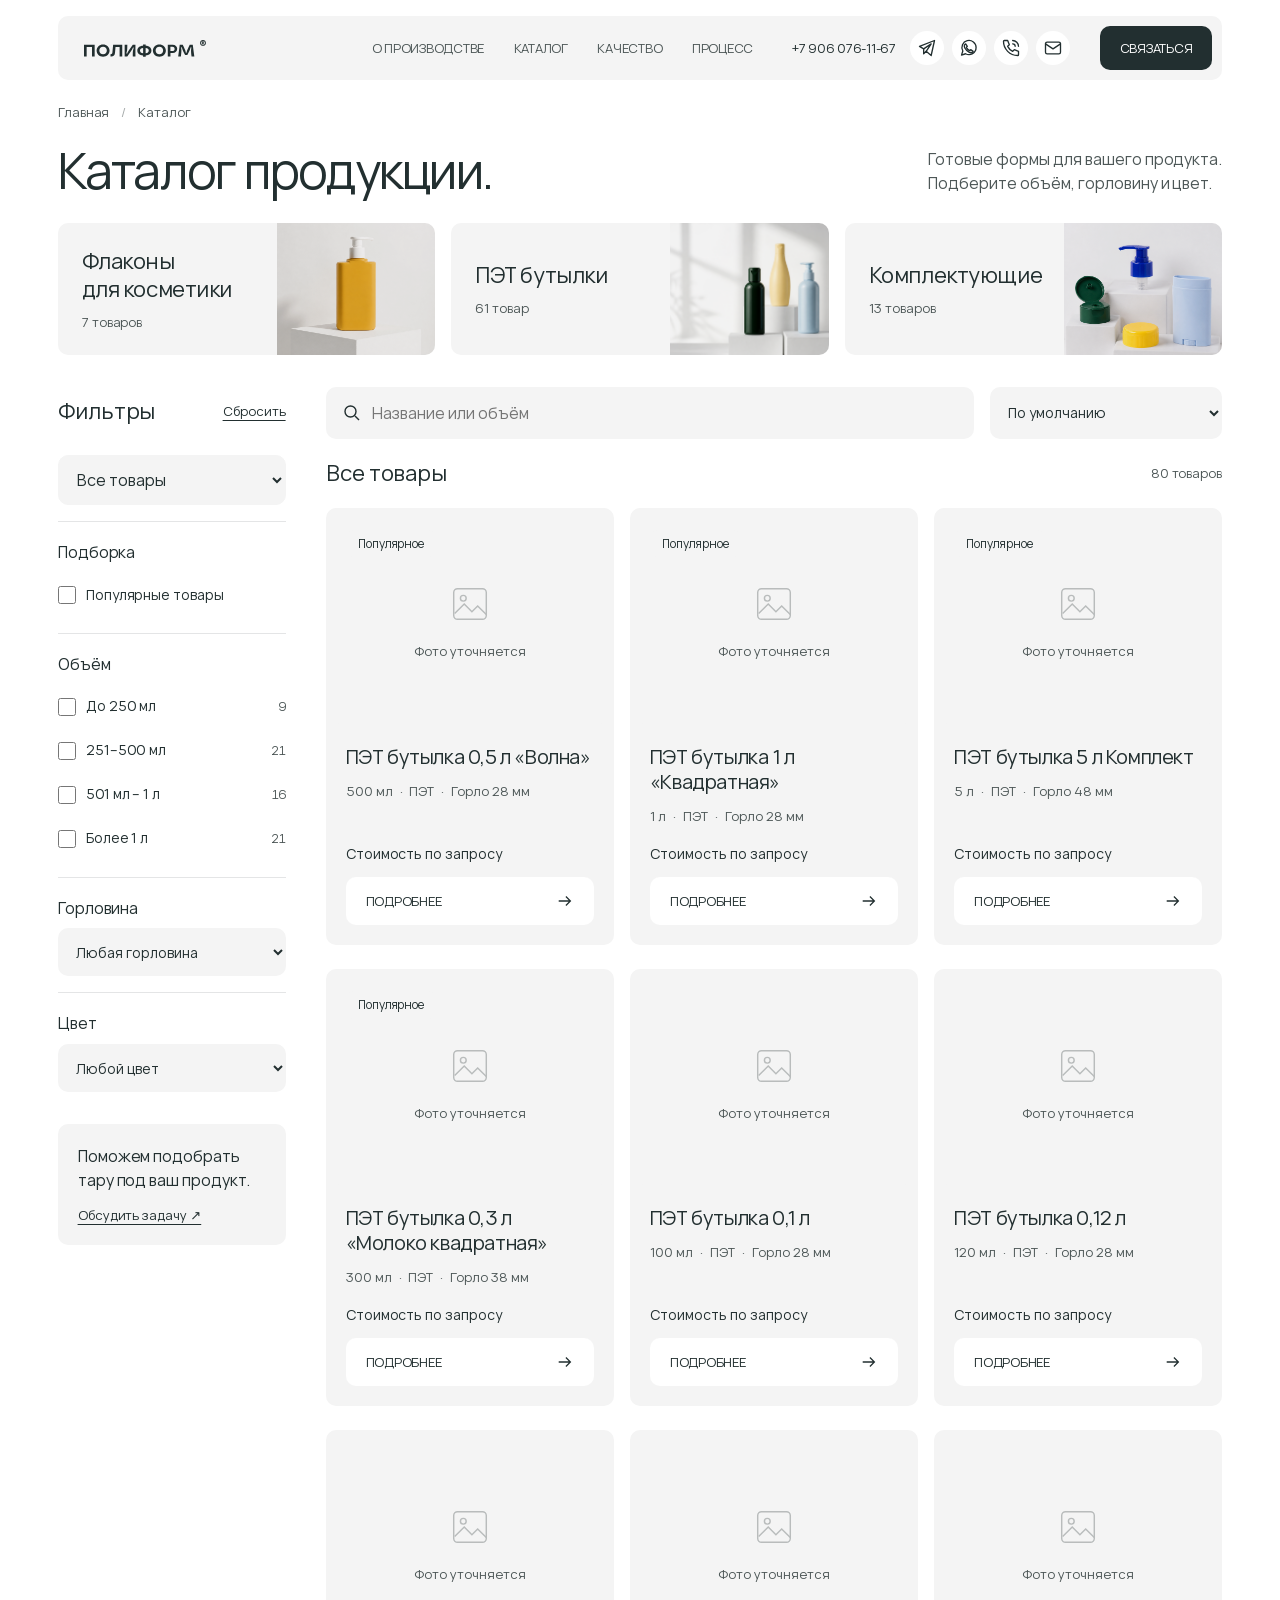
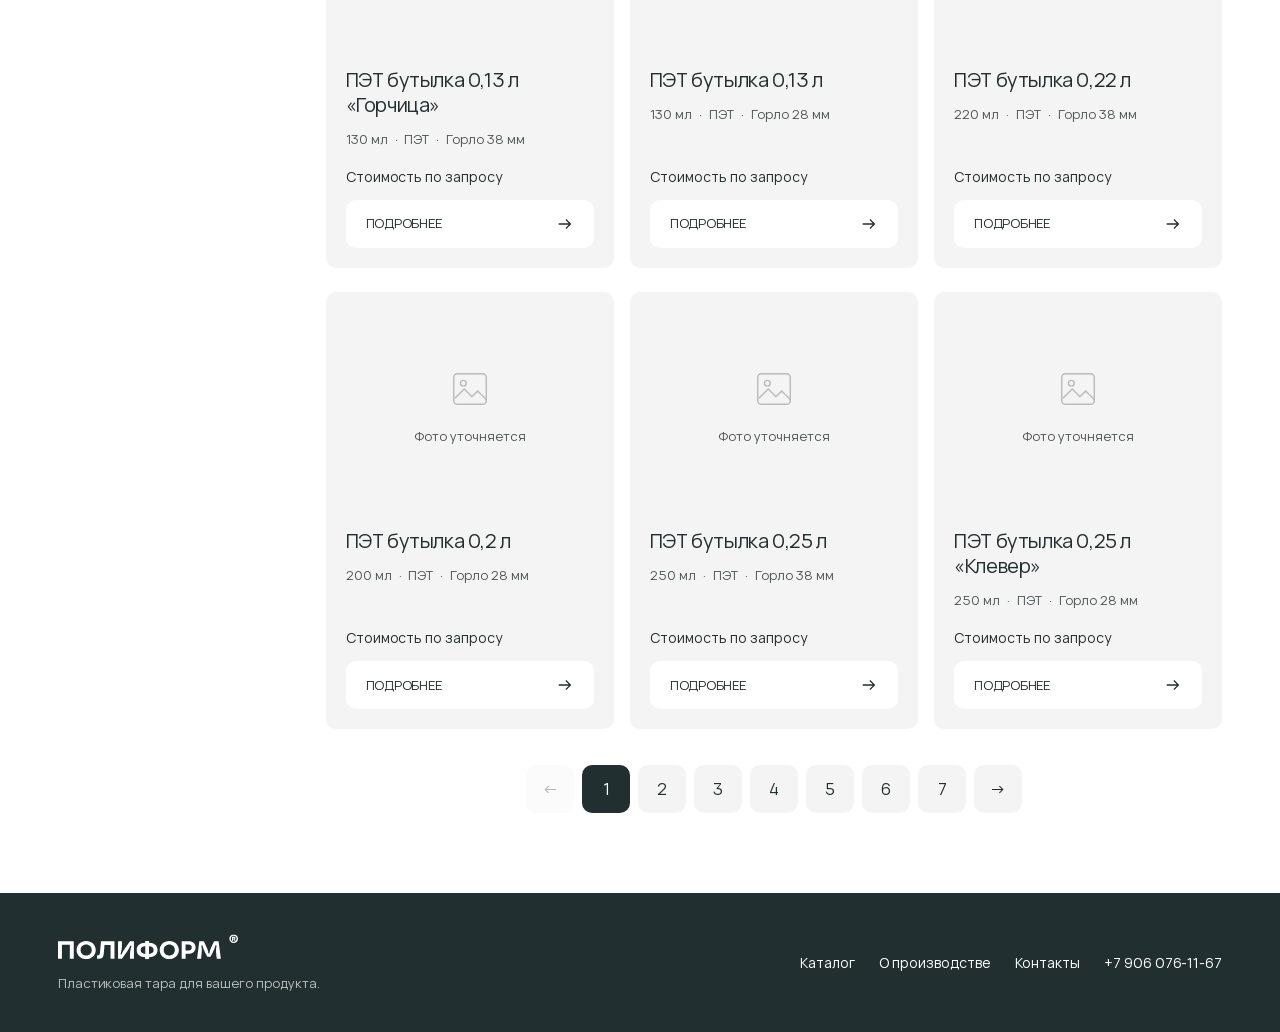
<file: catalog.html>
<!DOCTYPE html>
<html lang="ru"><head><meta charset="UTF-8"><meta name="viewport" content="width=device-width, initial-scale=1.0">
<title>Каталог продукции — ПОЛИФОРМ</title><meta name="description" content="Каталог пластиковой тары ПОЛИФОРМ. Флаконы, ПЭТ бутылки и комплектующие. Подбор по объёму, горловине и цвету.">
<link rel="preload" href="VelaSans-GX.woff2" as="font" type="font/woff2" crossorigin><link rel="icon" href="logo-poliform.svg" type="image/svg+xml"><link rel="stylesheet" href="styles.css"><link rel="stylesheet" href="assets/refinements.css"><link rel="stylesheet" href="assets/catalog.css?v=20260911-3"><link rel="stylesheet" href="assets/header.css?v=20260911-header">
</head><body class="refined catalog-page"><header class="nav" id="nav">
    <div class="nav__bar nav__bar--logo">
      <a href="index.html" class="nav__logo" aria-label="ПОЛИФОРМ — на главную">
        <svg viewBox="0 0 208 29" fill="none" xmlns="http://www.w3.org/2000/svg" aria-hidden="true">
          <path d="M203.005 9.96844C200.085 9.96844 198.012 7.89007 198.012 4.98422C198.012 2.0976 200.121 0 203.005 0C205.889 0 207.98 2.0976 207.98 4.98422C207.98 7.87084 205.889 9.96844 203.005 9.96844ZM203.005 8.31343C205.006 8.31343 206.322 7.00485 206.322 4.98422C206.322 2.96358 205.006 1.63575 203.005 1.63575C201.004 1.63575 199.688 2.98284 199.688 4.98422C199.688 7.00485 201.004 8.31343 203.005 8.31343ZM203.762 7.25503C203.51 6.08113 203.366 5.92717 202.861 5.92717H202.519V7.25503H201.077V2.67492H203.33C204.465 2.67492 205.042 3.11754 205.042 3.96427C205.042 4.71481 204.592 5.09969 203.636 5.13818V5.63851C204.628 5.65776 204.934 5.92717 205.295 7.25503H203.762ZM202.464 4.83026H203.186C203.492 4.83026 203.708 4.65707 203.708 4.34916C203.708 4.04127 203.51 3.88731 203.186 3.88731H202.464V4.83026Z" fill="currentColor"/>
          <path d="M0 28.2032V7.89746H18.1881V28.2032H13.6628V11.9586H4.52528V28.2032H0Z" fill="currentColor"/>
          <path d="M32.5485 28.5794C26.2248 28.5794 21.4965 24.0542 21.4965 18.0495C21.4965 12.0448 26.2248 7.51953 32.5485 7.51953C38.8724 7.51953 43.6297 12.0738 43.6297 18.0495C43.6297 24.0252 38.8724 28.5794 32.5485 28.5794ZM32.5485 24.4313C36.3196 24.4313 38.9594 21.7915 38.9594 18.0495C38.9594 14.3074 36.3196 11.6677 32.5485 11.6677C28.7776 11.6677 26.1378 14.2784 26.1378 18.0495C26.1378 21.8205 28.7776 24.4313 32.5485 24.4313Z" fill="currentColor"/>
          <path d="M45.187 24.142C47.5946 24.2 48.233 23.5038 48.436 21.3572L49.7123 7.89746H65.2608V28.2032H60.7354V12.0456H53.7733L52.9033 21.9374C52.497 26.6947 50.4376 28.4933 45.187 28.1743V24.142Z" fill="currentColor"/>
          <path d="M83.2563 28.2032C83.2274 19.3847 83.4596 17.4991 84.9389 13.322L83.6915 12.8288C82.038 16.6579 80.0364 19.7618 73.8577 28.2032H69.3904V7.89746H73.8868C73.9157 16.7159 73.6838 18.6015 72.2043 22.7496L73.4806 23.2718C75.1051 19.4427 77.0776 16.3678 83.2855 7.89746H87.7528V28.2032H83.2563Z" fill="currentColor"/>
          <path d="M100.746 28.609V26.4624C94.6539 26.2886 90.9408 23.1556 90.9408 18.0502C90.9408 12.9448 94.6539 9.81186 100.746 9.63783V7.49121H105.242V9.63783C111.305 9.78287 115.047 12.9448 115.047 18.0502C115.047 23.1556 111.305 26.3175 105.242 26.4624V28.609H100.746ZM95.5242 18.0502C95.5242 20.893 97.4386 22.4884 100.862 22.5755V13.5249C97.4386 13.6119 95.5242 15.2074 95.5242 18.0502ZM105.155 22.5755C108.578 22.4884 110.492 20.893 110.492 18.0502C110.492 15.2074 108.578 13.6119 105.155 13.5249V22.5755Z" fill="currentColor"/>
          <path d="M128.582 28.5794C122.258 28.5794 117.53 24.0542 117.53 18.0495C117.53 12.0448 122.258 7.51953 128.582 7.51953C134.906 7.51953 139.663 12.0738 139.663 18.0495C139.663 24.0252 134.906 28.5794 128.582 28.5794ZM128.582 24.4313C132.353 24.4313 134.993 21.7915 134.993 18.0495C134.993 14.3074 132.353 11.6677 128.582 11.6677C124.811 11.6677 122.171 14.2784 122.171 18.0495C122.171 21.8205 124.811 24.4313 128.582 24.4313Z" fill="currentColor"/>
          <path d="M142.945 28.2032V7.89746H151.154C155.883 7.89746 159.016 10.7693 159.016 15.1205C159.016 19.4427 155.883 22.3435 151.183 22.3435H147.47V28.2032H142.945ZM147.383 18.6305H150.632C153.214 18.6305 154.577 17.4411 154.577 15.1495C154.577 12.8578 153.214 11.6975 150.632 11.6975H147.383V18.6305Z" fill="currentColor"/>
          <path d="M165.347 28.2032H160.677L163.316 7.89746H168.451C172.773 16.6579 173.585 18.8335 173.788 21.9084H175.065C175.268 18.8335 176.08 16.6579 180.402 7.89746H185.537L188.205 28.2032H183.506C182.433 18.8625 182.433 16.948 183.274 12.7418L181.911 12.4517C181.04 16.3388 180.286 18.1663 176.283 25.7375H172.57C168.567 18.1663 167.813 16.3388 166.942 12.4517L165.579 12.7418C166.449 16.948 166.42 18.8625 165.347 28.2032Z" fill="currentColor"/>
        </svg>
      </a>
    </div>
    <div class="nav__bar nav__bar--menu">
      <nav class="nav__links" aria-label="Основная навигация">
        <a href="index.html#about" class="nav__link">О производстве</a>
        <a href="catalog.html" class="nav__link">Каталог</a>
        <a href="index.html#quality" class="nav__link">Качество</a>
        <a href="index.html#process" class="nav__link">Процесс</a>
      </nav>
      <div class="nav__contacts">
        <a href="tel:+79060761167" class="nav__phone">+7 906 076-11-67</a>
        <a class="msgr button-wipe" href="https://t.me/polyform_vrn" target="_blank" rel="noopener" aria-label="Telegram">
          <svg viewBox="0 0 24 24" fill="none" stroke="currentColor" stroke-width="1.6" stroke-linecap="round" stroke-linejoin="round" aria-hidden="true"><path d="m21 3-4 18-6-5-3 3v-6L3 10l18-7Z"/><path d="m8 13 9-6-6 9"/></svg>
        </a>
        <a class="msgr button-wipe" href="https://wa.me/79060761167" target="_blank" rel="noopener" aria-label="WhatsApp">
          <svg viewBox="0 0 24 24" fill="none" stroke="currentColor" stroke-width="1.6" stroke-linecap="round" stroke-linejoin="round" aria-hidden="true"><path d="M20.5 11.5a8.5 8.5 0 0 1-12.6 7.4L3 20.5l1.6-4.9a8.5 8.5 0 1 1 15.9-4.1Z"/><path d="m8 7 2 3-1.2 1.2a9 9 0 0 0 4 4L14 14l3 2c-1 2-3 2-5 1a12 12 0 0 1-5-5c-1-2-1-4 1-5Z"/></svg>
        </a>
        <a class="msgr button-wipe" href="viber://chat?number=%2B79060761167" aria-label="Viber">
          <svg viewBox="0 0 24 24" fill="none" stroke="currentColor" stroke-width="1.6" stroke-linecap="round" stroke-linejoin="round" aria-hidden="true"><path d="M8 3H4a1 1 0 0 0-1 1 17 17 0 0 0 17 17 1 1 0 0 0 1-1v-4l-5-2-2 2a13 13 0 0 1-6-6l2-2-2-5Z"/><path d="M14 3a7 7 0 0 1 7 7M14 7a3 3 0 0 1 3 3"/></svg>
        </a>
        <a class="msgr button-wipe" href="mailto:hello@polyform.pro" aria-label="Почта">
          <svg viewBox="0 0 24 24" fill="none" stroke="currentColor" stroke-width="1.6" stroke-linecap="round" stroke-linejoin="round" aria-hidden="true"><rect x="3" y="5" width="18" height="14" rx="2"/><path d="m3 7 9 6 9-6"/></svg>
        </a>
      </div>
      <a href="index.html#contact" class="btn btn--cta button-wipe">Связаться</a>
      <button type="button" class="nav__toggle" aria-label="Открыть меню" aria-expanded="false" aria-controls="mobileNav"><svg class="nav__menu-icon" viewBox="0 0 24 24" aria-hidden="true"><path d="M4 6h16M4 12h16M4 18h16"/></svg><svg class="nav__close-icon" viewBox="0 0 24 24" aria-hidden="true"><path d="m6 6 12 12M6 18 18 6"/></svg></button>
    </div>
    <div class="nav__panel" id="mobileNav" hidden data-lenis-prevent></div>
  </header><main class="container catalog-main"><nav class="breadcrumbs" aria-label="Хлебные крошки"><a href="index.html">Главная</a><span aria-hidden="true">/</span><span aria-current="page">Каталог</span></nav>
<div class="catalog-heading"><h1>Каталог продукции.</h1><p>Готовые формы для вашего продукта.<br>Подберите объём, горловину и цвет.</p></div>
<nav class="category-grid" aria-label="Категории продукции">
<a class="category-tile" href="catalog.html?category=kosmetika"><div class="category-tile__text"><strong>Флаконы<br>для косметики</strong><small data-category-count="kosmetika">7 товаров</small></div><img src="assets/img/bottles-v2.png" alt="" width="240" height="160"></a>
<a class="category-tile" href="catalog.html?category=pet"><div class="category-tile__text"><strong>ПЭТ бутылки</strong><small data-category-count="pet">61 товар</small></div><img src="assets/img/perfume-v2.png" alt="" width="240" height="160"></a>
<a class="category-tile" href="catalog.html?category=related"><div class="category-tile__text"><strong>Комплектующие</strong><small data-category-count="related">13 товаров</small></div><img src="assets/img/caps-v2.png" alt="" width="240" height="160"></a></nav>
<button type="button" class="btn btn--soft filter-toggle" id="filterToggle" aria-controls="catalogFilters" aria-expanded="false">Фильтры <span aria-hidden="true">+</span></button>
<div class="catalog-layout"><form class="catalog-sidebar" id="catalogFilters" aria-label="Фильтры товаров">
<div class="filter-heading"><h2>Фильтры</h2><button type="button" class="text-button" data-reset-filters>Сбросить</button></div>
<label class="sr-only" for="categoryFilter">Категория</label><select id="categoryFilter" name="category"><option value="">Все товары</option></select>
<fieldset class="filter-group"><legend>Подборка</legend><div class="filter-options"><label class="filter-option"><input type="checkbox" name="popular"><span>Популярные товары</span></label></div></fieldset>
<fieldset class="filter-group"><legend>Объём</legend><div class="filter-options">
<label class="filter-option"><input type="checkbox" name="volume" value="small"><span>До 250 мл</span><small></small></label>
<label class="filter-option"><input type="checkbox" name="volume" value="medium"><span>251–500 мл</span><small></small></label>
<label class="filter-option"><input type="checkbox" name="volume" value="large"><span>501 мл – 1 л</span><small></small></label>
<label class="filter-option"><input type="checkbox" name="volume" value="xl"><span>Более 1 л</span><small></small></label></div></fieldset>
<fieldset class="filter-group"><legend><label for="neckFilter">Горловина</label></legend><select id="neckFilter" name="neck"><option value="">Любая горловина</option></select></fieldset>
<fieldset class="filter-group"><legend><label for="colorFilter">Цвет</label></legend><select id="colorFilter" name="color"><option value="">Любой цвет</option></select></fieldset>
<div class="filter-help"><p>Поможем подобрать тару под ваш продукт.</p><a href="index.html#contact">Обсудить задачу ↗</a></div></form>
<section id="catalogResults" aria-label="Товары каталога"><div class="catalog-toolbar"><label class="catalog-search"><span class="sr-only">Поиск по каталогу</span><svg viewBox="0 0 20 20" fill="none" aria-hidden="true"><circle cx="8.5" cy="8.5" r="5.5" stroke="currentColor" stroke-width="1.4"/><path d="m13 13 4 4" stroke="currentColor" stroke-width="1.4"/></svg><input id="catalogSearch" type="search" placeholder="Название или объём" autocomplete="off"></label><label><span class="sr-only">Сортировка</span><select id="catalogSort"><option value="default">По умолчанию</option><option value="name">По названию</option><option value="volume-asc">Объём: по возрастанию</option><option value="volume-desc">Объём: по убыванию</option></select></label></div>
<div class="catalog-results-heading"><h2 id="resultsTitle" tabindex="-1">Все товары</h2><p id="resultsCount">Загрузка…</p></div><p id="catalogStatus" class="sr-only" role="status" aria-live="polite"></p>
<div class="catalog-grid" id="catalogGrid"></div><div class="catalog-empty" id="catalogEmpty" hidden><h2>Ничего не нашлось</h2><p>Попробуйте другое название или измените параметры.</p><button class="btn btn--lime" type="button" data-reset-filters>Сбросить фильтры</button></div><nav class="catalog-pagination" id="catalogPagination" aria-label="Страницы каталога"></nav><noscript><p>Включите JavaScript, чтобы просматривать и фильтровать каталог.</p></noscript></section></div></main><footer class="catalog-footer"><div class="container catalog-footer__inner"><div><a href="index.html" aria-label="ПОЛИФОРМ — на главную"><img src="logo-poliform.svg" alt="ПОЛИФОРМ" width="180" height="28"></a><p>Пластиковая тара для вашего продукта.</p></div><nav aria-label="Навигация в подвале"><a href="catalog.html">Каталог</a><a href="index.html#about">О производстве</a><a href="index.html#contact">Контакты</a><a href="tel:+79060761167">+7 906 076-11-67</a></nav></div></footer><script src="assets/catalog.js?v=20260911-3"></script><script src="assets/header.js?v=20260911-header"></script>
</body></html>
</file>
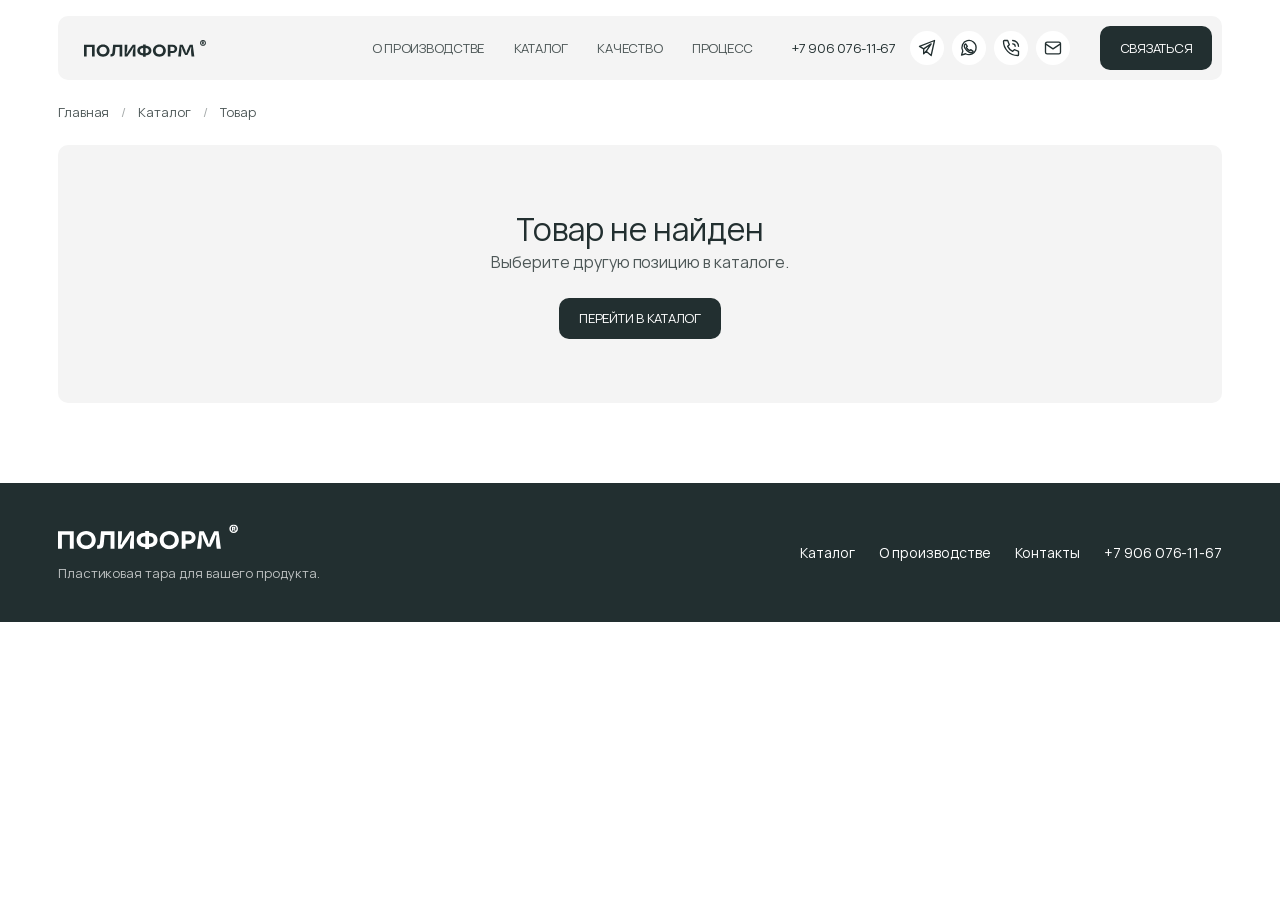
<file: product.html>
<!DOCTYPE html>
<html lang="ru"><head><meta charset="UTF-8"><meta name="viewport" content="width=device-width, initial-scale=1.0">
<title>Карточка товара — ПОЛИФОРМ</title><meta name="description" content="Каталог пластиковой тары ПОЛИФОРМ. Флаконы, ПЭТ бутылки и комплектующие. Подбор по объёму, горловине и цвету.">
<link rel="preload" href="VelaSans-GX.woff2" as="font" type="font/woff2" crossorigin><link rel="icon" href="logo-poliform.svg" type="image/svg+xml"><link rel="stylesheet" href="styles.css"><link rel="stylesheet" href="assets/refinements.css"><link rel="stylesheet" href="assets/catalog.css?v=20260911-3"><link rel="stylesheet" href="assets/header.css?v=20260911-header">
</head><body class="refined catalog-page"><header class="nav" id="nav">
    <div class="nav__bar nav__bar--logo">
      <a href="index.html" class="nav__logo" aria-label="ПОЛИФОРМ — на главную">
        <svg viewBox="0 0 208 29" fill="none" xmlns="http://www.w3.org/2000/svg" aria-hidden="true">
          <path d="M203.005 9.96844C200.085 9.96844 198.012 7.89007 198.012 4.98422C198.012 2.0976 200.121 0 203.005 0C205.889 0 207.98 2.0976 207.98 4.98422C207.98 7.87084 205.889 9.96844 203.005 9.96844ZM203.005 8.31343C205.006 8.31343 206.322 7.00485 206.322 4.98422C206.322 2.96358 205.006 1.63575 203.005 1.63575C201.004 1.63575 199.688 2.98284 199.688 4.98422C199.688 7.00485 201.004 8.31343 203.005 8.31343ZM203.762 7.25503C203.51 6.08113 203.366 5.92717 202.861 5.92717H202.519V7.25503H201.077V2.67492H203.33C204.465 2.67492 205.042 3.11754 205.042 3.96427C205.042 4.71481 204.592 5.09969 203.636 5.13818V5.63851C204.628 5.65776 204.934 5.92717 205.295 7.25503H203.762ZM202.464 4.83026H203.186C203.492 4.83026 203.708 4.65707 203.708 4.34916C203.708 4.04127 203.51 3.88731 203.186 3.88731H202.464V4.83026Z" fill="currentColor"/>
          <path d="M0 28.2032V7.89746H18.1881V28.2032H13.6628V11.9586H4.52528V28.2032H0Z" fill="currentColor"/>
          <path d="M32.5485 28.5794C26.2248 28.5794 21.4965 24.0542 21.4965 18.0495C21.4965 12.0448 26.2248 7.51953 32.5485 7.51953C38.8724 7.51953 43.6297 12.0738 43.6297 18.0495C43.6297 24.0252 38.8724 28.5794 32.5485 28.5794ZM32.5485 24.4313C36.3196 24.4313 38.9594 21.7915 38.9594 18.0495C38.9594 14.3074 36.3196 11.6677 32.5485 11.6677C28.7776 11.6677 26.1378 14.2784 26.1378 18.0495C26.1378 21.8205 28.7776 24.4313 32.5485 24.4313Z" fill="currentColor"/>
          <path d="M45.187 24.142C47.5946 24.2 48.233 23.5038 48.436 21.3572L49.7123 7.89746H65.2608V28.2032H60.7354V12.0456H53.7733L52.9033 21.9374C52.497 26.6947 50.4376 28.4933 45.187 28.1743V24.142Z" fill="currentColor"/>
          <path d="M83.2563 28.2032C83.2274 19.3847 83.4596 17.4991 84.9389 13.322L83.6915 12.8288C82.038 16.6579 80.0364 19.7618 73.8577 28.2032H69.3904V7.89746H73.8868C73.9157 16.7159 73.6838 18.6015 72.2043 22.7496L73.4806 23.2718C75.1051 19.4427 77.0776 16.3678 83.2855 7.89746H87.7528V28.2032H83.2563Z" fill="currentColor"/>
          <path d="M100.746 28.609V26.4624C94.6539 26.2886 90.9408 23.1556 90.9408 18.0502C90.9408 12.9448 94.6539 9.81186 100.746 9.63783V7.49121H105.242V9.63783C111.305 9.78287 115.047 12.9448 115.047 18.0502C115.047 23.1556 111.305 26.3175 105.242 26.4624V28.609H100.746ZM95.5242 18.0502C95.5242 20.893 97.4386 22.4884 100.862 22.5755V13.5249C97.4386 13.6119 95.5242 15.2074 95.5242 18.0502ZM105.155 22.5755C108.578 22.4884 110.492 20.893 110.492 18.0502C110.492 15.2074 108.578 13.6119 105.155 13.5249V22.5755Z" fill="currentColor"/>
          <path d="M128.582 28.5794C122.258 28.5794 117.53 24.0542 117.53 18.0495C117.53 12.0448 122.258 7.51953 128.582 7.51953C134.906 7.51953 139.663 12.0738 139.663 18.0495C139.663 24.0252 134.906 28.5794 128.582 28.5794ZM128.582 24.4313C132.353 24.4313 134.993 21.7915 134.993 18.0495C134.993 14.3074 132.353 11.6677 128.582 11.6677C124.811 11.6677 122.171 14.2784 122.171 18.0495C122.171 21.8205 124.811 24.4313 128.582 24.4313Z" fill="currentColor"/>
          <path d="M142.945 28.2032V7.89746H151.154C155.883 7.89746 159.016 10.7693 159.016 15.1205C159.016 19.4427 155.883 22.3435 151.183 22.3435H147.47V28.2032H142.945ZM147.383 18.6305H150.632C153.214 18.6305 154.577 17.4411 154.577 15.1495C154.577 12.8578 153.214 11.6975 150.632 11.6975H147.383V18.6305Z" fill="currentColor"/>
          <path d="M165.347 28.2032H160.677L163.316 7.89746H168.451C172.773 16.6579 173.585 18.8335 173.788 21.9084H175.065C175.268 18.8335 176.08 16.6579 180.402 7.89746H185.537L188.205 28.2032H183.506C182.433 18.8625 182.433 16.948 183.274 12.7418L181.911 12.4517C181.04 16.3388 180.286 18.1663 176.283 25.7375H172.57C168.567 18.1663 167.813 16.3388 166.942 12.4517L165.579 12.7418C166.449 16.948 166.42 18.8625 165.347 28.2032Z" fill="currentColor"/>
        </svg>
      </a>
    </div>
    <div class="nav__bar nav__bar--menu">
      <nav class="nav__links" aria-label="Основная навигация">
        <a href="index.html#about" class="nav__link">О производстве</a>
        <a href="catalog.html" class="nav__link">Каталог</a>
        <a href="index.html#quality" class="nav__link">Качество</a>
        <a href="index.html#process" class="nav__link">Процесс</a>
      </nav>
      <div class="nav__contacts">
        <a href="tel:+79060761167" class="nav__phone">+7 906 076-11-67</a>
        <a class="msgr button-wipe" href="https://t.me/polyform_vrn" target="_blank" rel="noopener" aria-label="Telegram">
          <svg viewBox="0 0 24 24" fill="none" stroke="currentColor" stroke-width="1.6" stroke-linecap="round" stroke-linejoin="round" aria-hidden="true"><path d="m21 3-4 18-6-5-3 3v-6L3 10l18-7Z"/><path d="m8 13 9-6-6 9"/></svg>
        </a>
        <a class="msgr button-wipe" href="https://wa.me/79060761167" target="_blank" rel="noopener" aria-label="WhatsApp">
          <svg viewBox="0 0 24 24" fill="none" stroke="currentColor" stroke-width="1.6" stroke-linecap="round" stroke-linejoin="round" aria-hidden="true"><path d="M20.5 11.5a8.5 8.5 0 0 1-12.6 7.4L3 20.5l1.6-4.9a8.5 8.5 0 1 1 15.9-4.1Z"/><path d="m8 7 2 3-1.2 1.2a9 9 0 0 0 4 4L14 14l3 2c-1 2-3 2-5 1a12 12 0 0 1-5-5c-1-2-1-4 1-5Z"/></svg>
        </a>
        <a class="msgr button-wipe" href="viber://chat?number=%2B79060761167" aria-label="Viber">
          <svg viewBox="0 0 24 24" fill="none" stroke="currentColor" stroke-width="1.6" stroke-linecap="round" stroke-linejoin="round" aria-hidden="true"><path d="M8 3H4a1 1 0 0 0-1 1 17 17 0 0 0 17 17 1 1 0 0 0 1-1v-4l-5-2-2 2a13 13 0 0 1-6-6l2-2-2-5Z"/><path d="M14 3a7 7 0 0 1 7 7M14 7a3 3 0 0 1 3 3"/></svg>
        </a>
        <a class="msgr button-wipe" href="mailto:hello@polyform.pro" aria-label="Почта">
          <svg viewBox="0 0 24 24" fill="none" stroke="currentColor" stroke-width="1.6" stroke-linecap="round" stroke-linejoin="round" aria-hidden="true"><rect x="3" y="5" width="18" height="14" rx="2"/><path d="m3 7 9 6 9-6"/></svg>
        </a>
      </div>
      <a href="index.html#contact" class="btn btn--cta button-wipe">Связаться</a>
      <button type="button" class="nav__toggle" aria-label="Открыть меню" aria-expanded="false" aria-controls="mobileNav"><svg class="nav__menu-icon" viewBox="0 0 24 24" aria-hidden="true"><path d="M4 6h16M4 12h16M4 18h16"/></svg><svg class="nav__close-icon" viewBox="0 0 24 24" aria-hidden="true"><path d="m6 6 12 12M6 18 18 6"/></svg></button>
    </div>
    <div class="nav__panel" id="mobileNav" hidden data-lenis-prevent></div>
  </header><main class="container catalog-main"><nav class="breadcrumbs" aria-label="Хлебные крошки"><a href="index.html">Главная</a><span aria-hidden="true">/</span><a href="catalog.html">Каталог</a><span aria-hidden="true">/</span><span aria-current="page" id="productBreadcrumb">Товар</span></nav><div id="productContent" aria-live="polite"><p>Загрузка товара…</p></div><noscript><p>Включите JavaScript для просмотра характеристик товара.</p></noscript></main><footer class="catalog-footer"><div class="container catalog-footer__inner"><div><a href="index.html" aria-label="ПОЛИФОРМ — на главную"><img src="logo-poliform.svg" alt="ПОЛИФОРМ" width="180" height="28"></a><p>Пластиковая тара для вашего продукта.</p></div><nav aria-label="Навигация в подвале"><a href="catalog.html">Каталог</a><a href="index.html#about">О производстве</a><a href="index.html#contact">Контакты</a><a href="tel:+79060761167">+7 906 076-11-67</a></nav></div></footer><script src="assets/catalog.js?v=20260911-3"></script><script src="assets/header.js?v=20260911-header"></script>
</body></html>
</file>
<file: styles.css>
/* ============================================================
   ПОЛИФОРМ — landing styles (light, borderless edition)
   Canvas: white/bone tones · depth via surface shade shifts
   Ink #222f30 used for accents · single weight 400
   ============================================================ */

@font-face {
  font-family: 'Vela Sans';
  src: url('VelaSans-GX.woff2') format('woff2-variations'),
       url('VelaSans-GX.woff2') format('woff2');
  font-weight: 100 900;
  font-display: swap;
}

:root {
  /* Colors */
  --lime: #222f30;
  --ink: #222f30;
  --bone: #f7f7f5;
  --paper: #ffffff;
  --graphite: #4d5757;
  --lichen: #c9cbbe;
  --tissue: #e7e8e1;
  --void: #000000;

  /* Fonts: Vela Sans (user-supplied) with Inter Tight fallback.
     Single family site-wide — mono was dropped by user request. */
  --font-sans: 'Vela Sans', 'Inter Tight', ui-sans-serif, system-ui, -apple-system, "Segoe UI", Roboto, sans-serif;
  --font-mono: 'Vela Sans', 'Inter Tight', ui-sans-serif, system-ui, -apple-system, "Segoe UI", Roboto, sans-serif;

  /* Fluid type scale */
  --text-caption: 13px;
  --text-body: 16px;
  --text-body-lg: 16px;
  --text-subheading: 25px;
  --text-heading-sm: 25px;
  --text-heading-lg: 50px;
  --text-display: 50px;
  --text-display-xl: 50px;
  --text-hero: 50px;

  /* Layout — full-bleed with side paddings */
  --pad-x: clamp(20px, 4.5vw, 88px);
  --section-gap: clamp(40px, 4.5vw, 70px);

  /* Radii */
  --r-btn: 10px;
  --r-nav: 10px;
  --r-card: 10px;
  --r-card-lg: 10px;
  --r-pill: 9999px;
}

/* ---------- Reset ---------- */
*, *::before, *::after { box-sizing: border-box; margin: 0; padding: 0; }

html { scroll-behavior: auto; }
html.lenis, html.lenis body { height: auto; }
.lenis.lenis-smooth { scroll-behavior: auto !important; }

body {
  font-family: var(--font-sans);
  font-weight: 400;
  font-size: var(--text-body);
  line-height: 1.3;
  letter-spacing: -0.001em;
  color: var(--ink);
  background: var(--paper);
  -webkit-font-smoothing: antialiased;
  overflow-x: hidden;
}

img, svg { display: block; max-width: 100%; }
a { color: inherit; text-decoration: none; }
ul, ol { list-style: none; }
button, input, textarea { font: inherit; color: inherit; }

::selection { background: var(--lime); color: var(--paper); }

.container {
  width: 100%;
  padding-inline: var(--pad-x);
}

/* ============================================================
   SPLIT-TEXT LINES (JS wraps lines in .line > .line-inner)
   ============================================================ */
/* Bottom padding + negative margin keep descenders (у, р, д) unclipped */
.line { display: block; overflow: hidden; padding-bottom: 0.14em; margin-bottom: -0.14em; }
.line-inner { display: block; will-change: transform; }

[data-reveal] { opacity: 0; }
.no-anim [data-reveal], .no-anim .line-inner { opacity: 1 !important; transform: none !important; }

/* ============================================================
   NAV — floating pill bar
   ============================================================ */
/* static solid bar spanning the grid width — scrolls away with the page */
.nav {
  display: flex;
  align-items: center;
  justify-content: space-between;
  gap: 16px;
  margin: 16px var(--pad-x) 0;
  padding: 10px 10px 10px 26px;
  border-radius: 10px;
  background: var(--tissue);
}
/* slides back in when scrolling up (body padding compensates the gap) */
.nav.is-fixed {
  position: fixed;
  top: 16px;
  left: var(--pad-x);
  right: var(--pad-x);
  margin: 0;
  z-index: 100;
  background: color-mix(in srgb, var(--tissue) 88%, transparent);
  backdrop-filter: blur(14px);
  transform: translateY(calc(-100% - 20px));
  opacity: 0;
  transition: transform 0.8s cubic-bezier(0.16, 1, 0.3, 1), opacity 0.5s ease;
}
.nav.is-fixed.is-visible { transform: translateY(0); opacity: 1; }

.nav__bar {
  display: flex;
  align-items: center;
  gap: 24px;
}

.nav__logo { color: var(--ink); display: flex; align-items: center; }
.nav__logo svg { height: 17px; width: auto; }

.nav__links {
  display: flex;
  gap: clamp(12px, 2vw, 28px);
  margin-right: clamp(4px, 1vw, 16px);
}
.nav__link {
  font-family: var(--font-mono);
  font-size: 13px;
  text-transform: uppercase;
  letter-spacing: -0.02em;
  color: var(--graphite);
  padding: 8px 2px;
  transition: color 0.25s ease;
}
.nav__link:hover, .nav__link.is-active { color: var(--ink); }

/* ============================================================
   BUTTONS
   ============================================================ */
.btn {
  display: inline-flex;
  align-items: center;
  justify-content: center;
  font-family: var(--font-mono);
  font-size: 13px;
  text-transform: uppercase;
  letter-spacing: -0.02em;
  border-radius: var(--r-nav);
  padding: 12px 20px;
  cursor: pointer;
  border: none;
  transition: opacity 0.25s ease, background 0.25s ease, color 0.25s ease;
  white-space: nowrap;
}
/* Primary CTA: ink fill */
.btn--cta { background: var(--lime); color: var(--paper); }
.btn--cta:hover { background: var(--graphite); color: var(--paper); opacity: 1; }
/* Secondary: tonal soft fill, no border */
.btn--soft { background: var(--tissue); color: var(--ink); }
.btn--soft:hover { background: var(--lichen); }
/* Accent: ink fill */
.btn--lime { background: var(--lime); color: var(--paper); }
.btn--lime:hover { background: var(--graphite); color: var(--paper); }
/* Light fill for dark surfaces */
.btn--paper { background: var(--paper); color: var(--ink); }
.btn--paper:hover { background: var(--lime); color: var(--paper); }

.btn-arrow {
  width: 42px; height: 42px;
  flex: 0 0 42px;
  display: inline-flex;
  align-items: center;
  justify-content: center;
  border-radius: var(--r-nav);
  background: var(--lime);
  color: var(--paper);
  transition: transform 0.3s cubic-bezier(0.22, 1, 0.36, 1),
              background 0.25s ease, color 0.25s ease;
}
.btn-arrow svg { width: 16px; height: 16px; }
.btn-arrow:hover { transform: translateX(4px); }
/* hovering the paired button animates the arrow square next to it */
.btn:hover + .btn-arrow,
.btn:hover + .btn-arrow--static {
  background: var(--ink);
  color: var(--paper);
  transform: translateX(4px);
}

/* ============================================================
   TAGS · COUNTERS · SECTION HEADS
   ============================================================ */
.tag {
  display: inline-flex;
  align-items: center;
  gap: 10px;
  font-family: var(--font-mono);
  font-size: 13px;
  text-transform: uppercase;
  letter-spacing: -0.02em;
  color: var(--graphite);
}
.tag__dot {
  width: 6px; height: 6px;
  border-radius: var(--r-pill);
  background: var(--lime);
  box-shadow: 0 0 0 4px color-mix(in srgb, var(--lime) 35%, transparent);
}

.counter-pill {
  font-family: var(--font-mono);
  font-size: 13px;
  letter-spacing: -0.02em;
  color: var(--graphite);
  background: var(--tissue);
  border-radius: var(--r-pill);
  padding: 7px 15px;
}

.section__head {
  display: flex;
  align-items: center;
  gap: 16px;
  margin-bottom: clamp(16px, 2.5vw, 32px);
}
.section__label {
  font-family: var(--font-mono);
  font-size: 13px;
  text-transform: uppercase;
  letter-spacing: -0.02em;
  color: var(--graphite);
}

.section { padding-block: var(--section-gap); }
.section--bone { background: var(--bone); }
.section--paper { background: var(--paper); }

/* ---------- Rounded colour transitions ----------
   Every band that changes colour gets 10px top corners.
   Bands whose corner notches must show the PREVIOUS band's
   colour (not the white body) overlap it by the same 10px. */
.about, .hscroll, .quality, .popular, .silk, .quote, .process, .contact, .certs, .footer {
  border-radius: 10px 10px 0 0;
}
.hscroll, .popular, .process, .certs, .footer {
  margin-top: -10px;
  position: relative;
  z-index: 2;
}
/* bands overlapped by the next one: +10px bottom, so the visible gap
   before the seam equals the gap after it */
.about, .quality, .quote, .contact, .news {
  padding-bottom: calc(var(--section-gap) + 10px);
}

/* ============================================================
   PHOTO PLACEHOLDERS — tonal, no borders
   ============================================================ */
.ph {
  position: relative;
  overflow: hidden;
  border-radius: var(--r-card);
  background:
    radial-gradient(ellipse 60% 50% at 70% 18%, rgba(34, 47, 48, 0.12), transparent 70%),
    repeating-linear-gradient(45deg, transparent 0 23px, rgba(34, 47, 48, 0.04) 23px 24px),
    var(--tissue);
  display: flex;
  align-items: flex-end;
  min-height: 240px;
}
.ph__label {
  font-family: var(--font-mono);
  font-size: 13px;
  text-transform: uppercase;
  letter-spacing: -0.02em;
  color: var(--graphite);
  padding: 16px 20px;
}
.ph--wide { aspect-ratio: 21 / 8; width: 100%; }
.ph--tall { aspect-ratio: 8 / 5; }

[data-parallax-wrap] { overflow: hidden; border-radius: var(--r-card-lg); }
[data-parallax] { will-change: transform; transform: scale(1.28); }

/* Real photos in masked parallax wrappers */
.pimg { display: block; width: 100%; object-fit: cover; }
.pimg--wide { aspect-ratio: 21 / 8; }
.pimg--tall { aspect-ratio: 8 / 5; }

/* ============================================================
   HERO
   ============================================================ */
/* Fullscreen hero slider fills the first screen below the static nav (~80px tall) */
.hero {
  height: calc(100vh - 80px);
  height: calc(100svh - 80px);
  padding: 20px var(--pad-x) 50px;
  display: flex;
  flex-direction: column;
  background: var(--paper);
}

.hero__actions { display: flex; align-items: center; gap: 12px; }

/* ============================================================
   BIG MARQUEE — display-size, scroll-reactive
   ============================================================ */
.marquee {
  background: var(--paper);
  overflow: hidden;
  padding-block: clamp(32px, 5vw, 72px);
}
.marquee__track {
  display: flex;
  width: max-content;
  will-change: transform;
}
.marquee__group {
  display: flex;
  align-items: center;
  flex: 0 0 auto;
}
.marquee__group span {
  font-size: var(--text-display-xl);
  line-height: 1;
  letter-spacing: -0.02em;
  color: var(--ink);
  padding-inline: clamp(24px, 3vw, 56px);
  white-space: nowrap;
}
.marquee__group i {
  width: clamp(10px, 1vw, 16px);
  height: clamp(10px, 1vw, 16px);
  border-radius: var(--r-pill);
  background: var(--lime);
  flex: 0 0 auto;
}
/* CSS fallback drift when JS is unavailable */
.no-anim .marquee__track { animation: marquee 40s linear infinite; }
@keyframes marquee { to { transform: translateX(-50%); } }

/* ============================================================
   01 — ABOUT (bone band)
   ============================================================ */
.about__statement {
  font-size: var(--text-heading-lg);
  line-height: 1.1;
  letter-spacing: -0.012em;
  font-weight: 400;
  max-width: 24ch;
  margin-bottom: 40px;
}
.about__statement .line-inner { color: var(--lichen); }

.about__grid {
  display: grid;
  /* Four-column page grid: photo and copy use columns 1–2; metrics use 3–4. */
  grid-template-columns: repeat(4, minmax(0, 1fr));
  column-gap: clamp(12px, 1.4vw, 20px);
  row-gap: 40px;
  align-items: start;
  margin-bottom: 0;
}
.about__media { grid-column: span 2; grid-row: 1; }
.about__text {
  grid-column: span 2;
  grid-row: 2;
  display: grid;
  gap: 20px;
  font-size: var(--text-body-lg);
  color: var(--graphite);
  max-width: none;
}

.stats {
  display: grid;
  grid-template-columns: repeat(4, 1fr);
  gap: clamp(12px, 1.4vw, 20px);
}
.about .stats {
  grid-column: span 2;
  grid-row: 1;
  grid-template-columns: repeat(2, minmax(0, 1fr));
  height: 100%;
}
.about .stats__item {
  padding: 20px;
  gap: 12px;
  min-height: 0;
}
.stats__item {
  background: var(--paper);
  border-radius: var(--r-card-lg);
  padding: clamp(24px, 2.4vw, 40px);
  display: flex;
  flex-direction: column;
  gap: clamp(24px, 3vw, 56px);
}
.stats__num {
  font-size: var(--text-display);
  line-height: 1;
  letter-spacing: -0.02em;
  color: var(--ink);
}
.stats__caption {
  font-family: var(--font-mono);
  font-size: 13px;
  letter-spacing: -0.02em;
  color: var(--graphite);
  text-transform: uppercase;
  line-height: 1.5;
  margin-top: auto;
}

/* ============================================================
   02 — HORIZONTAL SCROLL PRODUCTS (white band)
   ============================================================ */
.hscroll { position: relative; background: var(--paper); }
.hscroll__pin {
  height: 100vh;
  height: 100svh;
  display: flex;
  flex-direction: column;
  justify-content: center;
  padding-block: clamp(24px, 4vh, 56px) clamp(16px, 3vh, 40px);
  overflow: hidden;
}
.hscroll__head { width: 100%; }
.hscroll__head .section__head { margin-bottom: clamp(16px, 3vh, 40px); }
.hscroll__title {
  font-size: var(--text-display-xl);
  line-height: 1;
  letter-spacing: -0.02em;
  font-weight: 400;
  margin-bottom: 40px;
}

.hscroll__track {
  display: flex;
  gap: 20px;
  padding-inline: var(--pad-x);
  width: max-content;
  will-change: transform;
}

.pcard {
  position: relative;
  width: clamp(320px, 40vw, 560px);
  height: clamp(380px, 56vh, 640px);
  flex: 0 0 auto;
  overflow: hidden;
  border-radius: var(--r-card-lg);
  background: var(--tissue);
}
.pcard__img {
  position: absolute;
  inset: 0;
  width: 100%;
  height: 100%;
  object-fit: cover;
}
/* bone wash at the bottom so ink text stays readable on any photo */
.pcard::after {
  content: '';
  position: absolute;
  inset: 40% 0 0 0;
  background: linear-gradient(to bottom, transparent, rgba(247, 247, 245, 0.9));
  pointer-events: none;
}
.pcard__overlay {
  position: absolute;
  inset: 0;
  z-index: 1;
  display: flex;
  flex-direction: column;
  justify-content: space-between;
  padding: clamp(24px, 2.4vw, 40px);
}
.pcard__bottom {
  display: flex;
  align-items: flex-end;
  justify-content: space-between;
  gap: 16px;
}
.pcard__title {
  font-size: var(--text-heading-sm);
  font-weight: 400;
  letter-spacing: -0.006em;
  line-height: 1.2;
  margin-bottom: 8px;
}
.pcard__text { color: var(--graphite); font-size: var(--text-body); max-width: 38ch; }

.pcard--cta::after { display: none; }
.pcard--cta {
  display: flex;
  flex-direction: column;
  justify-content: flex-start;
  align-items: flex-start;
  gap: 28px;
  background: var(--bone);
  padding: clamp(28px, 3vw, 44px);
}
.pcard--cta__text {
  font-size: var(--text-heading-sm);
  line-height: 1.2;
  letter-spacing: -0.006em;
}
.pcard--cta__accent { color: var(--lime); }
.pcard--cta .btn { margin-top: auto; }

.hscroll__progress {
  flex-shrink: 0;
  margin-top: clamp(16px, 3vh, 40px);
  margin-inline: var(--pad-x);
  height: 4px;
  border-radius: var(--r-pill);
  background: var(--tissue);
  position: relative;
  overflow: hidden;
}
.hscroll__progress span {
  position: absolute;
  inset: 0 auto 0 0;
  width: 0%;
  border-radius: var(--r-pill);
  background: var(--lime);
}

/* ============================================================
   03 — QUALITY — 3 cards in a row
   ============================================================ */
.quality__title {
  font-size: var(--text-display);
  line-height: 1.1;
  letter-spacing: -0.02em;
  font-weight: 400;
  max-width: 22ch;
  margin-bottom: 40px;
}
.quality__cards {
  display: grid;
  grid-template-columns: repeat(3, 1fr);
  gap: clamp(16px, 2vw, 28px);
}
.qcard {
  background: var(--tissue);
  border-radius: var(--r-card-lg);
  padding: clamp(24px, 3vw, 44px);
  display: flex;
  flex-direction: column;
}
.qcard__num {
  font-size: var(--text-display);
  letter-spacing: -0.02em;
  color: var(--lichen);
  margin-bottom: clamp(28px, 5vw, 72px);
}
.qcard__title {
  font-size: var(--text-heading-sm);
  font-weight: 400;
  line-height: 1.2;
  letter-spacing: -0.006em;
  margin-bottom: 14px;
}
.qcard__desc { color: var(--graphite); font-size: var(--text-body-lg); }
@media (max-width: 900px) {
  .quality__cards { grid-template-columns: 1fr; }
}

/* ============================================================
   04 — POPULAR PRODUCTS (white band, bone cards)
   ============================================================ */
.popular__title {
  font-size: var(--text-display);
  line-height: 1.1;
  letter-spacing: -0.02em;
  font-weight: 400;
  max-width: 18ch;
  margin-bottom: 40px;
}
.popular__grid {
  display: grid;
  grid-template-columns: repeat(4, 1fr);
  gap: clamp(12px, 1.4vw, 20px);
}
.prcard {
  background: var(--bone);
  border-radius: var(--r-card-lg);
  overflow: hidden;
  display: flex;
  flex-direction: column;
  padding: 10px;
}
.prcard__media {
  aspect-ratio: 1 / 1;
  overflow: hidden;
  border-radius: var(--r-card-lg);
}
.prcard__media img {
  width: 100%;
  height: 100%;
  object-fit: cover;
  transition: transform 0.5s cubic-bezier(0.22, 1, 0.36, 1);
}
.prcard:hover .prcard__media img { transform: scale(1.05); }
.prcard__body {
  display: flex;
  flex-direction: column;
  flex: 1;
  gap: 8px;
  padding: clamp(20px, 1.8vw, 28px);
}
.prcard__name {
  font-size: var(--text-subheading, 24px);
  font-weight: 400;
  line-height: 1.2;
  letter-spacing: -0.006em;
}
.prcard__meta {
  font-family: var(--font-mono);
  font-size: 13px;
  text-transform: uppercase;
  letter-spacing: -0.02em;
  color: var(--graphite);
}
.prcard__row {
  display: flex;
  align-items: center;
  justify-content: space-between;
  gap: 12px;
  margin-top: auto;
  padding-top: 16px;
}
.prcard__price { font-size: var(--text-body-lg); }

/* ============================================================
   FOUNDER QUOTE (bone band, scrub-coloured words)
   ============================================================ */
.quote__layout {
  display: grid;
  grid-template-columns: repeat(2, minmax(0, 1fr));
  align-items: stretch;
  gap: clamp(32px, 5vw, 96px);
}
.quote__copy {
  display: flex;
  flex-direction: column;
  justify-content: space-between;
}
.quote__text {
  font-size: var(--text-heading-lg);
  line-height: 1.1;
  letter-spacing: -0.012em;
  font-weight: 400;
  max-width: 26ch;
  color: var(--ink);
}
@media (min-width: 861px) {
  .quote__text { font-size: clamp(38px, 2.5vw, 44px); }
}
.quote__text i { font-style: normal; color: var(--lime); }
.q-word { will-change: color; }
.quote__author {
  display: flex;
  align-items: center;
  gap: 16px;
  margin-top: clamp(32px, 4vw, 56px);
}
.quote__avatar {
  width: 52px; height: 52px;
  flex: 0 0 52px;
  display: inline-flex;
  align-items: center;
  justify-content: center;
  border-radius: var(--r-pill);
  background: var(--tissue);
  color: var(--graphite);
  font-size: 15px;
  letter-spacing: 0.04em;
}
.quote__who { display: grid; gap: 2px; }
.quote__name { font-size: var(--text-body); }
.quote__role {
  font-family: var(--font-mono);
  font-size: 13px;
  text-transform: uppercase;
  letter-spacing: -0.02em;
  color: var(--graphite);
}
.quote__video {
  position: relative;
  min-height: clamp(320px, 30vw, 520px);
  overflow: hidden;
  border-radius: var(--r-card-lg);
  background: var(--ink);
  color: var(--paper);
}
.quote__video::after {
  content: '';
  position: absolute;
  inset: 42% 0 0;
  background: linear-gradient(to bottom, transparent, rgba(34, 47, 48, 0.82));
  pointer-events: none;
}
.quote__video > img {
  width: 100%;
  height: 100%;
  object-fit: cover;
  object-position: 62% center;
  opacity: 0.92;
}
.quote__video-label {
  position: absolute;
  top: 20px;
  left: 20px;
  z-index: 1;
  padding: 8px 12px;
  border-radius: var(--r-btn);
  background: rgba(255, 255, 255, 0.92);
  color: var(--ink);
  font-size: var(--text-caption);
}
.quote__video-play {
  position: absolute;
  top: 50%;
  left: 50%;
  z-index: 1;
  width: 58px;
  height: 58px;
  display: grid;
  place-items: center;
  border-radius: var(--r-pill);
  background: var(--ink);
  color: var(--paper);
  transform: translate(-50%, -50%);
}
.quote__video-play svg { width: 22px; height: 22px; margin-left: 2px; }
.quote__video-controls {
  position: absolute;
  right: 20px;
  bottom: 20px;
  left: 20px;
  z-index: 1;
  display: flex;
  align-items: center;
  gap: 12px;
}
.quote__video-control {
  width: 32px;
  height: 32px;
  display: grid;
  flex: 0 0 32px;
  place-items: center;
  border-radius: var(--r-btn);
  background: rgba(255, 255, 255, 0.16);
  backdrop-filter: blur(8px);
}
.quote__video-control--play { background: var(--paper); color: var(--ink); }
.quote__video-control svg { width: 16px; height: 16px; }
.quote__video-progress {
  height: 3px;
  flex: 1;
  overflow: hidden;
  border-radius: var(--r-pill);
  background: rgba(255, 255, 255, 0.4);
}
.quote__video-progress span { display: block; width: 27%; height: 100%; background: var(--paper); }
.quote__video-time { font-size: 12px; white-space: nowrap; }

/* ============================================================
   05 — PROCESS (white band, bone step cards)
   ============================================================ */
.process__layout {
  display: grid;
  grid-template-columns: minmax(0, 5fr) minmax(0, 7fr);
  gap: clamp(32px, 5vw, 96px);
  align-items: start;
  margin-bottom: clamp(48px, 6vw, 96px);
}
.process__title {
  font-size: var(--text-display);
  line-height: 1.1;
  letter-spacing: -0.02em;
  font-weight: 400;
  position: sticky;
  top: 120px;
}

.process__list { display: grid; gap: clamp(12px, 1.4vw, 20px); }
.process__step {
  display: grid;
  grid-template-columns: 96px 1fr;
  gap: clamp(20px, 3vw, 56px);
  padding: clamp(28px, 3vw, 44px);
  background: var(--bone);
  border-radius: var(--r-card-lg);
}
.process__num {
  font-size: var(--text-heading-sm);
  letter-spacing: -0.006em;
  color: var(--lichen);
  line-height: 1;
}
.process__step-title {
  font-size: var(--text-heading-sm);
  font-weight: 400;
  letter-spacing: -0.006em;
  line-height: 1.2;
  margin-bottom: 10px;
}
.process__step-text { color: var(--graphite); max-width: 48ch; }
.process__media {
  width: 100%;
  margin: 0 0 -10px;
  position: relative;
  border-radius: 10px 10px 0 0;
}
.process { padding-bottom: 0; }

/* ============================================================
   05 — CONTACT (bone band, white form card)
   ============================================================ */
.contact__layout {
  display: grid;
  grid-template-columns: repeat(2, minmax(0, 1fr));
  gap: clamp(12px, 1.4vw, 20px);
  align-items: stretch;
}
.contact {
  position: relative;
  z-index: 3;
}
.contact__left {
  display: flex;
  flex-direction: column;
  background: var(--paper);
  border-radius: var(--r-card-lg);
  padding: clamp(28px, 3vw, 44px);
}
.contact__title {
  font-size: var(--text-display);
  line-height: 1.05;
  letter-spacing: -0.02em;
  font-weight: 400;
  margin-bottom: clamp(20px, 2.5vw, 32px);
}
.contact__sub {
  font-size: var(--text-body-lg);
  color: var(--graphite);
  max-width: 42ch;
  margin-bottom: clamp(32px, 4vw, 56px);
}
.contact__list {
  display: flex;
  flex-direction: column;
  gap: 10px;
  flex: 1;
}
.contact__list li {
  flex: 1;
  min-height: 60px;
  display: flex;
  align-items: center;
  justify-content: space-between;
  gap: 20px;
  padding: 12px 24px;
  background: var(--bone);
  border-radius: var(--r-card);
  font-size: var(--text-body-lg);
}
.contact__key {
  font-family: var(--font-mono);
  font-size: 13px;
  text-transform: uppercase;
  letter-spacing: -0.02em;
  color: var(--graphite);
}
.contact__list a { transition: color 0.25s ease; }
.contact__list a:hover { color: var(--graphite); }

.contact__form {
  display: grid;
  gap: 22px;
  background: var(--paper);
  border-radius: var(--r-card-lg);
  padding: clamp(28px, 3vw, 44px);
}
.field { display: grid; gap: 10px; }
.field__label {
  font-family: var(--font-mono);
  font-size: 13px;
  text-transform: uppercase;
  letter-spacing: -0.02em;
  color: var(--graphite);
}
.field input, .field textarea {
  background: var(--bone);
  border: none;
  border-radius: var(--r-btn);
  padding: 14px 16px;
  font-size: var(--text-body);
  color: var(--ink);
  outline: none;
  resize: vertical;
  transition: background 0.25s ease, box-shadow 0.25s ease;
}
.field input::placeholder, .field textarea::placeholder { color: var(--lichen); }
.field input:focus, .field textarea:focus {
  background: var(--paper);
  box-shadow: inset 0 0 0 1px var(--lime), 0 0 0 3px color-mix(in srgb, var(--lime) 35%, transparent);
}

.contact__form-row { display: flex; align-items: center; gap: 12px; margin-top: 8px; }
.contact__consent {
  font-family: var(--font-mono);
  font-size: 13px;
  letter-spacing: -0.02em;
  color: var(--graphite);
  line-height: 1.5;
}

/* ============================================================
   CERTIFICATES (white band, stacked document cards)
   ============================================================ */
.certs__layout {
  display: grid;
  grid-template-columns: minmax(0, 6fr) minmax(0, 5fr);
  gap: clamp(40px, 6vw, 120px);
  align-items: center;
}
.certs__title {
  font-size: var(--text-display);
  line-height: 1.05;
  letter-spacing: -0.02em;
  font-weight: 400;
  margin-bottom: clamp(20px, 2.5vw, 32px);
}
.certs__text {
  display: grid;
  gap: 16px;
  font-size: var(--text-body-lg);
  color: var(--graphite);
  max-width: 46ch;
  margin-bottom: clamp(28px, 3.5vw, 44px);
}
.certs__actions { display: flex; align-items: center; gap: 12px; }

.certs__visual {
  position: relative;
  min-height: clamp(320px, 42vh, 460px);
}
.cert-doc {
  position: absolute;
  width: min(320px, 78%);
  background: var(--bone);
  border-radius: var(--r-card);
  padding: clamp(24px, 2.2vw, 32px);
  display: grid;
  gap: 12px;
}
.cert-doc--back {
  right: 0;
  top: 0;
  background: var(--lime);
  color: var(--paper);
  transform: rotate(6deg);
}
.cert-doc--front {
  left: 0;
  bottom: 0;
  background: var(--paper);
  transform: rotate(-4deg);
}
.cert-doc__mark {
  font-family: var(--font-mono);
  font-size: 13px;
  text-transform: uppercase;
  letter-spacing: -0.02em;
  color: var(--graphite);
}
.cert-doc__name {
  font-size: var(--text-subheading, 24px);
  line-height: 1.2;
  letter-spacing: -0.006em;
  margin-bottom: 8px;
}
.cert-doc__line {
  display: block;
  height: 7px;
  border-radius: var(--r-pill);
  background: var(--tissue);
}
.cert-doc--back .cert-doc__mark { color: var(--paper); }
.cert-doc--back .cert-doc__line { background: rgba(255, 255, 255, 0.28); }
.cert-doc__stamp {
  width: 44px; height: 44px;
  margin-top: 10px;
  border-radius: var(--r-pill);
  background: var(--lime);
  justify-self: end;
}
.cert-doc--back .cert-doc__stamp { background: var(--paper); }

/* ============================================================
   NEWS (bone band, 3 cards)
   ============================================================ */
.news__title {
  font-size: var(--text-display);
  line-height: 1.05;
  letter-spacing: -0.02em;
  font-weight: 400;
  margin-bottom: 40px;
}
.news__grid {
  display: grid;
  grid-template-columns: repeat(3, 1fr);
  gap: clamp(16px, 1.8vw, 24px);
}
.ncard {
  display: grid;
  align-content: start;
  background: var(--paper);
  border-radius: var(--r-card-lg);
  padding: 10px;
}
.ncard__media {
  aspect-ratio: 4 / 3;
  overflow: hidden;
  border-radius: var(--r-card-lg);
  background: var(--tissue);
}
.ncard__media img {
  width: 100%;
  height: 100%;
  object-fit: cover;
  transition: transform 0.5s cubic-bezier(0.22, 1, 0.36, 1);
}
.ncard:hover .ncard__media img { transform: scale(1.05); }
.ncard__body {
  display: grid;
  gap: 14px;
  padding: clamp(20px, 1.8vw, 28px);
}
.ncard__date {
  font-family: var(--font-mono);
  font-size: 13px;
  text-transform: uppercase;
  letter-spacing: -0.02em;
  color: var(--graphite);
}
.ncard__name {
  font-size: var(--text-subheading, 24px);
  font-weight: 400;
  line-height: 1.25;
  letter-spacing: -0.006em;
  transition: color 0.25s ease;
}
.ncard:hover .ncard__name { color: var(--graphite); }

/* ============================================================
   FOOTER — absolute-dark closure surface
   ============================================================ */
.footer {
  background: var(--void);
  color: var(--paper);
  padding-block: clamp(60px, 8vw, 110px) 32px;
}
.footer__big { color: var(--paper); margin-bottom: clamp(48px, 6vw, 96px); }
.footer__big svg { width: 100%; height: auto; }
.footer__grid {
  display: grid;
  grid-template-columns: repeat(4, 1fr);
  gap: clamp(32px, 4vw, 64px);
  padding-top: clamp(32px, 4vw, 56px);
  margin-bottom: clamp(48px, 6vw, 96px);
}
.footer__cta { display: grid; gap: 10px; justify-items: stretch; }
.footer__cta .btn { width: 100%; color: var(--ink); }
.footer__cta .btn--paper:hover { color: var(--paper); }
.footer__cta .btn--lime { color: var(--paper); }
.footer__cta .btn--lime:hover { background: var(--paper); color: var(--ink); }
.footer__col { display: grid; gap: 10px; align-content: start; }
.footer__col p { color: var(--lichen); line-height: 1.5; }
.footer__col a {
  font-family: var(--font-mono);
  font-size: 14px;
  letter-spacing: -0.008em;
  color: var(--lichen);
  width: fit-content;
  transition: color 0.25s ease;
}
.footer__col a:hover { color: var(--lime); }
.footer__key {
  font-family: var(--font-mono);
  font-size: 13px;
  text-transform: uppercase;
  letter-spacing: -0.02em;
  color: var(--graphite);
  margin-bottom: 8px;
}
.footer__bottom {
  display: flex;
  justify-content: space-between;
  gap: 16px;
  font-family: var(--font-mono);
  font-size: 13px;
  letter-spacing: -0.02em;
  color: var(--graphite);
}

/* ============================================================
   RESPONSIVE
   ============================================================ */
@media (max-width: 1024px) {
  .quality__grid { grid-template-columns: repeat(2, 1fr); }
  .stats { grid-template-columns: repeat(2, 1fr); }
  .popular__grid { grid-template-columns: repeat(2, 1fr); }
}

@media (max-width: 860px) {
  :root {
    --text-subheading: 22px;
    --text-heading-sm: 22px;
    --text-heading-lg: 44px;
    --text-display: 44px;
    --text-display-xl: 44px;
    --text-hero: 44px;
  }
  .nav__links { display: none; }
  .nav { padding: 8px 8px 8px 18px; }
  .about__grid,
  .process__layout,
  .contact__layout,
  .certs__layout { grid-template-columns: 1fr; }
  .quote__layout { grid-template-columns: 1fr; }
  .quote__video { min-height: 0; aspect-ratio: 16 / 10; }
  .about__media,
  .about__text { grid-column: auto; }
  .about .stats { grid-column: auto; grid-row: auto; }
  .news__grid { grid-template-columns: 1fr; }
  .process__title { position: static; }
  .ph--tall, .pimg--tall { aspect-ratio: 16 / 10; }
  .ph--wide, .pimg--wide { aspect-ratio: 16 / 10; }
}

@media (max-width: 600px) {
  :root {
    --text-subheading: 20px;
    --text-heading-sm: 20px;
    --text-heading-lg: 36px;
    --text-display: 36px;
    --text-display-xl: 36px;
    --text-hero: 36px;
  }
  .quality__grid { grid-template-columns: 1fr; }
  .stats { grid-template-columns: 1fr 1fr; }
  .popular__grid { grid-template-columns: 1fr; }
  .footer__grid { grid-template-columns: 1fr; }
  .pcard { width: min(84vw, 420px); }
  .process__step { grid-template-columns: 48px 1fr; }
}

/* ============================================================
   REDUCED MOTION
   ============================================================ */
@media (prefers-reduced-motion: reduce) {
  .marquee__track, .no-anim .marquee__track { animation: none; }
  *, *::before, *::after {
    animation-duration: 0.01ms !important;
    transition-duration: 0.01ms !important;
  }
}

/* ============================================================
   HERO SLIDER (auto-rotating info feed)
   ============================================================ */
.hero__media-wrap { flex: 1; min-height: 0; display: flex; flex-direction: column; }
.hero__media { flex: 1; min-height: 0; display: flex; flex-direction: column; margin: 0; }
.hero__slider {
  position: relative;
  flex: 1;
  min-height: 220px;
  border-radius: var(--r-card-lg);
  overflow: hidden;
  background: var(--tissue);
}
.hslide { position: absolute; inset: 0; opacity: 0; transition: opacity 0.8s ease; }
.hslide.is-active { opacity: 1; }
.hslide img { width: 100%; height: 100%; object-fit: cover; }
.hslide__cap {
  position: absolute;
  inset: auto 0 0 0;
  padding: clamp(24px, 5vh, 56px) clamp(20px, 2.5vw, 48px);
  background: linear-gradient(to top, rgba(247, 247, 245, 0.94) 40%, transparent);
  display: grid;
  justify-items: start;
  gap: clamp(12px, 2vh, 24px);
}
/* slide title/description sized like the former hero heading */
.hslide__title {
  font-size: var(--text-hero);
  font-weight: 400;
  line-height: 0.92;
  letter-spacing: -0.03em;
  max-width: 16ch;
}
.hslide__desc {
  font-size: var(--text-body-lg);
  color: var(--graphite);
  max-width: 44ch;
}
.hero__slider-ui {
  position: absolute;
  right: clamp(20px, 2.5vw, 48px);
  bottom: clamp(24px, 5vh, 56px);
  display: flex;
  align-items: flex-end;
  z-index: 2;
}
.hero__actions .btn--lime {
  width: min(188px, calc((100vw - 110px) / 2));
  height: 41px;
}
.hero__counter {
  display: inline-flex;
  align-items: center;
  justify-content: center;
  width: fit-content;
  height: 41px;
  padding-inline: 20px;
  border-radius: var(--r-nav);
  background: var(--tissue);
  color: var(--ink);
  font-family: var(--font-mono);
  font-size: 13px;
  letter-spacing: -0.02em;
}
@media (max-height: 640px), (max-width: 700px) {
  .hero { height: auto; min-height: calc(100svh - 76px); padding: 16px var(--pad-x) 20px; }
  .hero__slider { min-height: 480px; }
  /* clear the absolutely-positioned actions/dots block */
  .hslide__cap { padding-bottom: 120px; }
}

/* ============================================================
   NAV CONTACTS (phone + messengers)
   ============================================================ */
.nav__contacts { display: flex; align-items: center; gap: 8px; margin-right: 6px; }
.nav__phone {
  font-family: var(--font-mono);
  font-size: 13px;
  letter-spacing: -0.02em;
  color: var(--ink);
  margin-right: 6px;
  white-space: nowrap;
}
.nav__phone:hover { color: var(--graphite); }
.msgr {
  width: 34px; height: 34px;
  flex: 0 0 34px;
  display: inline-flex;
  align-items: center;
  justify-content: center;
  border-radius: var(--r-pill);
  background: var(--paper);
  color: var(--ink);
  transition: background 0.25s ease;
}
.msgr svg { width: 15px; height: 15px; }
.msgr:hover { background: var(--lime); }
@media (max-width: 1500px) { .nav__phone { display: none; } }
@media (max-width: 1200px) { .nav__contacts { display: none; } }

/* ============================================================
   POPULAR CARD HOVER ACTIONS
   ============================================================ */
.prcard__media { position: relative; }
.prcard__actions {
  position: absolute;
  inset: 0;
  z-index: 2;
  display: flex;
  flex-direction: column;
  gap: 10px;
  align-items: center;
  justify-content: center;
  background: rgba(247, 247, 245, 0.55);
  backdrop-filter: blur(3px);
  opacity: 0;
  transition: opacity 0.3s ease;
}
.prcard:hover .prcard__actions,
.prcard:focus-within .prcard__actions { opacity: 1; }
.prcard__actions .btn { min-width: 150px; }

/* ============================================================
   SILK-SCREEN SECTION
   ============================================================ */
.silk__title {
  font-size: var(--text-display);
  line-height: 1.05;
  letter-spacing: -0.02em;
  font-weight: 400;
  margin-bottom: 40px;
}
/* single white card: image 50% / text column 50% */
.silk__card {
  display: grid;
  grid-template-columns: 1fr 1fr;
  background: var(--tissue);
  border-radius: var(--r-card-lg);
  overflow: hidden;
  padding: 10px;
}
.silk__media {
  min-height: 0;
  aspect-ratio: 1 / 1;
  align-self: start;
  overflow: hidden;
  border-radius: var(--r-card-lg);
}
.silk__media img {
  width: 100%;
  height: 100%;
  object-fit: cover;
  object-position: center top;
  display: block;
}
.silk__body {
  display: flex;
  flex-direction: column;
  gap: clamp(24px, 3.5vw, 44px);
  padding: clamp(28px, 4vw, 64px);
}
.silk__text h3 {
  font-size: var(--text-heading-sm);
  font-weight: 400;
  line-height: 1.2;
  letter-spacing: -0.006em;
  margin-bottom: 12px;
}
.silk__text p { color: var(--graphite); font-size: var(--text-body); max-width: 46ch; }
.silk__btn { align-self: flex-start; margin-top: auto; }
@media (max-width: 860px) {
  .silk__card { grid-template-columns: 1fr; }
  .silk__media { aspect-ratio: 1 / 1; }
}

/* ============================================================
   ORDER MODAL
   ============================================================ */
.modal { position: fixed; inset: 0; z-index: 300; display: none; }
.modal.is-open { display: block; }
.modal__backdrop { position: absolute; inset: 0; background: rgba(34, 47, 48, 0.55); }
.modal__card {
  position: absolute;
  left: 50%; top: 50%;
  transform: translate(-50%, -50%);
  width: min(480px, calc(100vw - 32px));
  max-height: calc(100vh - 32px);
  overflow: auto;
  background: var(--paper);
  border-radius: var(--r-card-lg);
  padding: clamp(24px, 4vw, 40px);
}
.modal__close {
  position: absolute;
  top: 14px; right: 14px;
  width: 36px; height: 36px;
  display: inline-flex;
  align-items: center;
  justify-content: center;
  border: none;
  border-radius: var(--r-pill);
  background: var(--bone);
  color: var(--ink);
  cursor: pointer;
}
.modal__close:hover { background: var(--tissue); }
.modal__close svg { width: 14px; height: 14px; }
.modal__title {
  font-size: var(--text-heading-sm);
  font-weight: 400;
  letter-spacing: -0.006em;
  margin-bottom: 8px;
}
.modal__sub { color: var(--graphite); margin-bottom: 20px; }
.modal__msgrs {
  display: grid;
  grid-template-columns: repeat(3, 1fr);
  gap: 8px;
  margin-bottom: 20px;
}
.modal__divider {
  display: flex;
  align-items: center;
  gap: 12px;
  margin-bottom: 16px;
  font-family: var(--font-mono);
  font-size: 13px;
  text-transform: uppercase;
  letter-spacing: -0.02em;
  color: var(--graphite);
}
.modal__divider::before,
.modal__divider::after { content: ''; height: 1px; flex: 1; background: var(--tissue); }
.modal__form { display: grid; gap: 14px; margin-bottom: 14px; }
</file>
<file: assets/refinements.css>
/* Small refinements from the two supplied studies. Original tokens and grids stay intact. */
:root { --tissue: #f4f4f4; --bone: var(--tissue); }
/* Match gray surfaces to the header; keep controls white on these surfaces. */
.nav .btn,
.prcard .btn,
.pcard--cta .btn,
.certs__actions .btn,
.certs__actions .btn-arrow {
  background: var(--paper);
  color: var(--ink);
}
.nav .btn:hover,
.prcard .btn:hover,
.pcard--cta .btn:hover,
.certs__actions .btn:hover {
  background: var(--ink);
  color: var(--paper);
}
[hidden] { display: none !important; }
button { cursor: pointer; }
button:focus-visible, a:focus-visible, select:focus-visible { outline: 2px solid var(--ink); outline-offset: 3px; }
.hero__proof { font-size: var(--text-caption); color: var(--graphite); }
.hslide__title { max-width: 19ch; }
.hslide__cap { gap: 16px; }
.hero__actions { gap: 8px; }
.hero__counter { background: var(--paper); }
.certs .counter-pill, .news .counter-pill { background: var(--paper); }
.hero__actions .btn { width: auto; min-height: 44px; padding-inline: 18px; }
.popular__heading { display: flex; align-items: center; justify-content: space-between; gap: 24px; margin-bottom: 40px; }
.popular__heading .popular__title { flex: 1; min-width: 0; max-width: none; margin-bottom: 0; }
.popular__catalog { flex: 0 0 auto; margin-left: auto; min-height: 48px; }
.silk__card { padding: 0; grid-template-columns: repeat(2, minmax(0, 1fr)); }
.silk__media { position: relative; width: auto; aspect-ratio: auto; justify-self: stretch; align-self: stretch; margin: 20px 0 20px 20px; }
.silk__media img { position: absolute; inset: 0; width: 100%; height: 100%; object-fit: cover; }
@media (max-width: 860px) {
  .silk__card { grid-template-columns: 1fr; }
  .silk__media { aspect-ratio: 1 / 1; margin: 20px 20px 0; }
}
select { font: inherit; color: var(--ink); background: var(--bone); border: 1px solid var(--tissue); border-radius: var(--r-btn); padding: 12px 32px 12px 14px; min-height: 48px; max-width: 100%; }
.prcard__body { gap: 0; }
.prcard__media,
.ncard__media,
.silk__media,
.product-dialog__media { border-radius: 5px; }
.prcard__specs { display: grid; grid-template-columns: 1fr 1fr; gap: 12px; margin: 16px 0 20px; font-size: var(--text-body); }
.prcard__specs dt { font-size: var(--text-caption); color: var(--graphite); margin-bottom: 4px; }
.prcard__closure { grid-column: 1 / -1; }
@media (min-width: 1025px) {
  .prcard__specs { display: flex; gap: 0; white-space: nowrap; font-size: clamp(12px, 1vw, 16px); }
  .prcard__specs > div { display: flex; align-items: baseline; }
  .prcard__specs > div + div::before { content: '·'; margin-inline: 5px; color: var(--graphite); }
  .prcard__specs dt { position: absolute; width: 1px; height: 1px; padding: 0; margin: -1px; overflow: hidden; clip-path: inset(50%); white-space: nowrap; }
}
@media (min-width: 1025px) and (max-width: 1199px) {
  .prcard__body { padding-inline: 8px; }
  .prcard__specs > div + div::before { margin-inline: 2px; }
}
.prcard__price { font-size: var(--text-body); margin-bottom: 16px; }
.prcard__links { display: flex; flex-wrap: wrap; gap: 8px; margin-top: auto; }
.prcard__links .btn { min-height: 44px; flex: 1; padding: 12px; font-size: 12px; }
.prcard__links .btn--paper { background: var(--paper); }
.prcard__links .btn--paper:hover { background: var(--ink); }
.prcard__links .btn--lime { background: var(--ink); color: var(--paper); }
.prcard__links .btn--lime:hover { background: var(--graphite); color: var(--paper); }
.request-params { display: grid; grid-template-columns: 1fr 1fr; gap: 16px; }
.request-params .field { min-width: 0; }
.field input, .field select { width: 100%; min-width: 0; }
.field input::placeholder, .field textarea::placeholder { color: var(--graphite); opacity: .8; }
.field select { background: var(--paper); }
.cert-doc__note { font-size: var(--text-caption); margin-top: 24px; color: var(--graphite); }
dialog { color: var(--ink); font: inherit; border: 0; border-radius: var(--r-card-lg); background: var(--paper); margin: auto; padding: 40px; max-height: calc(100dvh - 32px); overflow: auto; }
dialog::backdrop { background: rgba(34,47,48,.55); }
body:has(dialog[open]) { overflow: hidden; }
dialog .modal__close { width: 48px; height: 48px; z-index: 2; font-size: 28px; }
.product-dialog { width: min(940px, calc(100vw - 32px)); }
.product-dialog__layout { display: grid; grid-template-columns: 1fr 1fr; gap: 32px; }
.product-dialog__media { align-self: start; border-radius: var(--r-card); overflow: hidden; }
.product-dialog__media img { width: 100%; aspect-ratio: 1; object-fit: cover; }
.product-dialog__body { padding-top: 28px; }
.product-dialog h2, .request-dialog h2 { font-size: var(--text-subheading); line-height: 1.15; font-weight: 400; margin: 12px 0 24px; }
.product-specs { display: grid; gap: 12px; }
.product-specs div { display: flex; justify-content: space-between; gap: 16px; padding-bottom: 12px; border-bottom: 1px solid var(--tissue); }
.product-specs dt { color: var(--graphite); }
.product-specs dd { text-align: right; }
.product-dialog__note { margin: 24px 0; color: var(--graphite); font-size: var(--text-body); line-height: 1.5; }
.product-dialog__actions, .request-dialog__actions { display: flex; gap: 10px; flex-wrap: wrap; }
.product-dialog__actions .btn, .request-dialog__actions .btn { min-height: 48px; }
.product-dialog__actions .btn--paper, .request-dialog__actions .btn--paper { background: var(--tissue); }
.request-dialog { width: min(600px, calc(100vw - 32px)); padding-top: 48px; }
.request-dialog pre { font: inherit; white-space: pre-wrap; overflow-wrap: anywhere; background: var(--bone); border-radius: var(--r-btn); padding: 20px; margin: 24px 0; line-height: 1.6; }
.request-dialog__status { margin-top: 20px; font-size: var(--text-caption); color: var(--graphite); }
@media (max-width: 1000px) {
  .hslide__cap { padding-bottom: 110px; }
  .hero__slider-ui { left: clamp(20px, 2.5vw, 48px); right: auto; bottom: 28px; }
}
@media (max-width: 700px) {
  .hero__actions { display: grid; grid-template-columns: 1fr 1fr; width: 100%; }
  .hero__counter { display: none; }
  .hero__actions .btn { font-size: 11px; padding-inline: 10px; min-height: 48px; }
  .hero__proof { font-size: 12px; }
  .hero__slider-ui { left: 20px; right: 20px; }
  .hero__slider { min-height: 540px; }
  .prcard__links .btn { min-height: 48px; }
  .product-dialog__layout { grid-template-columns: 1fr; gap: 16px; }
  .product-dialog, .request-dialog { padding: 24px; }
  .product-dialog__media { margin-top: 36px; }
  .product-dialog__media img { max-height: 260px; }
  .product-dialog__body { padding-top: 0; }
  .request-dialog h2 { padding-right: 36px; }
}
@media (max-width: 380px) {
  .hero__counter { display: none; }
  .hero__actions .btn { padding-inline: 10px; }
  .request-params { grid-template-columns: 1fr; }
}

/* Shared bottom-to-top fill for every button, including icons and dialogs. */
.button-wipe {
  --button-base: var(--ink);
  --button-text: var(--paper);
  --button-fill: var(--paper);
  --button-inverse: var(--ink);
  --button-outline: var(--ink);
}
.btn--paper.button-wipe,
.btn--soft.button-wipe,
.msgr.button-wipe,
.modal__close.button-wipe,
.nav .btn.button-wipe,
.pcard--cta .btn.button-wipe,
.certs__actions .button-wipe {
  --button-base: var(--paper);
  --button-text: var(--ink);
  --button-fill: var(--ink);
  --button-inverse: var(--paper);
  --button-outline: transparent;
}
.product-dialog__actions .btn--paper.button-wipe,
.request-dialog__actions .btn--paper.button-wipe,
.modal__close.button-wipe,
.btn--soft.button-wipe { --button-base: var(--tissue); }
:where(.btn, .btn-arrow, .msgr).button-wipe { position: relative; }
.refined .button-wipe.button-wipe {
  isolation: isolate;
  overflow: hidden;
  background: var(--button-base);
  color: var(--button-text);
  transform: none;
  transition: color 180ms ease 80ms;
}
.refined .button-wipe::before {
  content: '';
  position: absolute;
  inset: 0;
  z-index: -1;
  pointer-events: none;
  background: var(--button-fill);
  transform: translateY(101%);
  transition: transform 360ms cubic-bezier(.22, 1, .36, 1);
}
.refined .button-wipe::after {
  content: '';
  position: absolute;
  inset: 0;
  border: 1px solid var(--button-outline);
  border-radius: inherit;
  pointer-events: none;
}
.refined .button-wipe.button-wipe:focus-visible:not(:disabled) { color: var(--button-inverse); }
.refined .button-wipe:focus-visible:not(:disabled)::before { transform: translateY(0); }
@media (hover: hover) and (pointer: fine) {
  .refined .button-wipe.button-wipe:hover:not(:disabled) { color: var(--button-inverse); }
  .refined .button-wipe:hover:not(:disabled)::before { transform: translateY(0); }
  .refined .btn.button-wipe:hover + .btn-arrow.button-wipe { color: var(--button-inverse); }
  .refined .btn.button-wipe:hover + .btn-arrow.button-wipe::before { transform: translateY(0); }
  .refined #products .pcard:hover .button-wipe { color: var(--button-inverse); }
  .refined #products .pcard:hover .button-wipe::before { transform: translateY(0); }
}
@media (prefers-reduced-motion: reduce) {
  .refined .button-wipe.button-wipe,
  .refined .button-wipe::before { transition: none; }
}
</file>
<file: assets/catalog.css>
/* Catalog uses the landing's palette, Vela Sans, spacing and 10px radii. */
.catalog-page { --catalog-line: rgba(34,47,48,.12); }
.catalog-page h1, .catalog-page h2, .catalog-page h3 { font-weight: 400; }
.catalog-page :focus-visible { outline: 2px solid var(--ink); outline-offset: 4px; }
.catalog-page .nav { position: relative; }
.catalog-main { padding-bottom: 80px; }
.breadcrumbs { display: flex; align-items: center; gap: 12px; flex-wrap: wrap; padding-block: 24px; font-size: 13px; color: var(--graphite); }
.breadcrumbs a:hover { text-decoration: underline; }
.breadcrumbs span[aria-hidden] { opacity: .5; }
.catalog-heading { display: flex; justify-content: space-between; align-items: end; gap: 32px; margin: 0 0 28px; }
.catalog-heading h1 { font-size: 50px; line-height: 1; letter-spacing: -.035em; }
.catalog-heading p { max-width: 39ch; color: var(--graphite); line-height: 1.5; }
.category-grid { display: grid; grid-template-columns: repeat(3, minmax(0,1fr)); gap: 16px; margin-bottom: 32px; }
.category-tile { position: relative; display: flex; align-items: center; min-height: 112px; padding: 24px; overflow: hidden; border-radius: var(--r-card); background: var(--tissue); }
.category-tile__text { z-index: 1; max-width: 62%; }
.category-tile strong { display: block; font-size: 22px; font-weight: 400; letter-spacing: -.02em; }
.category-tile small { display: block; font-size: 13px; color: var(--graphite); margin-top: 10px; }
.category-tile img { position: absolute; width: 42%; height: 100%; object-fit: cover; right: 0; top: 0; mix-blend-mode: multiply; }
.category-tile:hover, .category-tile[aria-current] { outline: 1px solid var(--ink); outline-offset: -1px; }
.catalog-layout { display: grid; grid-template-columns: 228px minmax(0,1fr); gap: 40px; align-items: start; }
.catalog-sidebar { position: sticky; top: 24px; }
.filter-heading { display: flex; justify-content: space-between; align-items: center; margin-bottom: 20px; min-height: 48px; }
.filter-heading h2 { font-size: 22px; }
.text-button { background: none; border: 0; text-decoration: underline; text-underline-offset: 4px; font-size: 13px; min-height: 48px; }
.filter-group { border: 0; border-top: 1px solid var(--catalog-line); padding-top: 20px; margin-top: 16px; min-width: 0; }
.filter-group legend { float: left; width: 100%; font-size: 16px; margin-bottom: 10px; }
.filter-group select { width: 100%; background: var(--tissue); border: 0; font-size: 14px; }
.filter-options { clear: both; }
.filter-option { display: flex; align-items: center; gap: 10px; min-height: 44px; font-size: 14px; cursor: pointer; }
.filter-option input { width: 18px; height: 18px; accent-color: var(--ink); flex-shrink: 0; }
.filter-option span { flex: 1; }
.filter-option small { color: var(--graphite); font-size: 12px; font-variant-numeric: tabular-nums; }
.filter-help { background: var(--tissue); border-radius: 10px; padding: 20px; margin-top: 32px; }
.filter-help p { margin-bottom: 12px; line-height: 1.5; }
.filter-help a { font-size: 13px; text-decoration: underline; text-underline-offset: 4px; }
.catalog-toolbar { display: flex; gap: 16px; margin-bottom: 20px; align-items: center; }
.catalog-search { position: relative; flex: 1; min-width: 0; }
.catalog-search svg { position: absolute; left: 16px; top: 16px; width: 20px; height: 20px; pointer-events: none; }
.catalog-search input { background: var(--tissue); border: 0; border-radius: 10px; padding: 15px 16px 15px 46px; width: 100%; height: 52px; font: inherit; }
.catalog-toolbar select { height: 52px; border: 0; background: var(--tissue); font-size: 14px; }
.catalog-results-heading { display: flex; justify-content: space-between; align-items: center; gap: 16px; margin-bottom: 20px; min-height: 24px; }
.catalog-results-heading h2 { font-size: 22px; }
.catalog-results-heading p { color: var(--graphite); font-size: 13px; }
.catalog-grid { display: grid; grid-template-columns: repeat(3, minmax(0,1fr)); gap: 24px 16px; }
.catalog-card { min-width: 0; display: flex; flex-direction: column; background: var(--tissue); border-radius: 10px; padding: 10px; overflow: hidden; }
.catalog-card__media { display: grid; place-items: center; position: relative; aspect-ratio: 1.3; border-radius: 5px; overflow: hidden; background: var(--paper); }
.catalog-card__media img { width: 100%; height: 100%; object-fit: contain; padding: 12px; }
.catalog-card__tag { position: absolute; top: 12px; left: 12px; background: var(--tissue); border-radius: 5px; padding: 6px 10px; font-size: 12px; }
.catalog-card__body { padding: 20px 10px 10px; display: flex; flex-direction: column; flex: 1; }
.catalog-card h3 { font-size: 20px; line-height: 1.25; letter-spacing: -.02em; margin-bottom: 14px; }
.catalog-card h3 a:hover { text-decoration: underline; text-underline-offset: 3px; }
.catalog-card__specs { display: flex; gap: 7px; flex-wrap: wrap; font-size: 13px; color: var(--graphite); margin-bottom: 20px; }
.catalog-card__specs span + span::before { content: '·'; margin-right: 7px; }
.catalog-card__bottom { margin-top: auto; }
.catalog-card__price { font-size: 14px; margin-bottom: 14px; }
.catalog-card .btn { background: var(--paper); width: 100%; min-height: 48px; justify-content: space-between; }
.catalog-card .btn:hover { background: var(--ink); color: var(--paper); }
.catalog-card .btn svg { width: 18px; height: 18px; }
.photo-placeholder { display: flex; flex-direction: column; align-items: center; justify-content: center; gap: 16px; width: 100%; height: 100%; min-height: 150px; background: var(--bone); color: var(--graphite); text-align: center; }
.photo-placeholder svg { width: 46px; height: 46px; opacity: .35; }
.photo-placeholder span { font-size: 13px; }
.catalog-pagination { display: flex; gap: 8px; justify-content: center; align-items: center; margin-top: 36px; flex-wrap: wrap; }
.catalog-pagination button { width: 48px; height: 48px; background: var(--tissue); border: 0; border-radius: 10px; }
.catalog-pagination button[aria-current] { background: var(--ink); color: var(--paper); }
.catalog-pagination button:disabled { opacity: .35; cursor: default; }
.catalog-empty { padding: 64px 24px; text-align: center; background: var(--tissue); border-radius: 10px; }
.catalog-empty h2 { font-size: 25px; margin-bottom: 12px; }
.catalog-empty p { color: var(--graphite); margin-bottom: 24px; line-height: 1.5; }
.filter-toggle { display: none; }
.catalog-footer { background: var(--ink); color: var(--paper); padding-block: 40px; }
.catalog-footer__inner { display: flex; gap: 32px; justify-content: space-between; align-items: center; }
.catalog-footer img { width: 180px; filter: brightness(0) invert(1); }
.catalog-footer p { margin-top: 14px; font-size: 13px; opacity: .7; }
.catalog-footer nav { display: flex; gap: 24px; flex-wrap: wrap; font-size: 14px; }
.catalog-footer a:hover { text-decoration: underline; text-underline-offset: 4px; }
.product-layout { display: grid; grid-template-columns: 1fr 1fr; gap: 60px; margin: 12px 0 64px; align-items: start; }
.product-photo { position: sticky; top: 24px; background: var(--tissue); padding: 24px; border-radius: 10px; }
.product-photo__frame { display: grid; place-items: center; aspect-ratio: 1; }
.product-photo img { height: 100%; width: 100%; object-fit: contain; }
.product-photo .photo-placeholder { min-height: 360px; }
.product-info h1 { font-size: 40px; line-height: 1.1; letter-spacing: -.03em; margin: 16px 0 28px; }
.product-info__category { font-size: 13px; color: var(--graphite); }
.product-info__specs { margin: 28px 0; }
.product-info__specs div { display: flex; gap: 24px; justify-content: space-between; padding: 14px 0; border-bottom: 1px solid var(--catalog-line); }
.product-info__specs dt { color: var(--graphite); }
.product-info__specs dd { text-align: right; max-width: 65%; }
.product-colors { display: flex; gap: 8px; flex-wrap: wrap; margin: 12px 0 24px; }
.product-colors button { border: 1px solid transparent; border-radius: 10px; padding: 12px 16px; background: var(--tissue); min-height: 48px; }
.product-colors button[aria-pressed="true"] { border-color: var(--ink); }
.product-order { border-radius: 10px; background: var(--tissue); padding: 24px; }
.product-order h2 { font-size: 25px; margin-bottom: 12px; }
.product-order p { color: var(--graphite); line-height: 1.5; margin-bottom: 20px; }
.product-order__buttons { display: flex; gap: 12px; flex-wrap: wrap; }
.product-order .btn { min-height: 48px; flex: 1; }
.product-order .btn--soft { background: var(--paper); }
.related-heading { font-size: 32px; margin-bottom: 28px; }
.product-related .catalog-grid { grid-template-columns: repeat(4,minmax(0,1fr)); }
.catalog-landing-grid .prcard__media { display: grid; place-items: center; background: var(--paper); }
.catalog-landing-grid .prcard__media img { object-fit: contain; }
.catalog-landing-grid .prcard__name { min-height: 2.5em; }
.catalog-landing-grid .prcard__specs { flex-wrap: wrap; }
.catalog-landing-grid .prcard { border-radius: 10px; }
.catalog-landing-grid .photo-placeholder { min-height: 240px; }
.catalog-landing-grid .prcard__specs > div:has(dd:empty) { display: none; }
.sr-only { position: absolute; width: 1px; height: 1px; margin: -1px; padding: 0; overflow: hidden; clip-path: inset(50%); white-space: nowrap; }
@media (min-width: 1600px) { .catalog-grid { grid-template-columns: repeat(4,minmax(0,1fr)); } }
@media (max-width: 1100px) {
  .catalog-layout { grid-template-columns: 200px minmax(0,1fr); gap: 24px; }
  .catalog-grid { grid-template-columns: repeat(2,minmax(0,1fr)); }
  .category-tile { padding: 20px; }
  .category-tile strong { font-size: 20px; }
  .product-layout { gap: 32px; }
  .product-related .catalog-grid { grid-template-columns: repeat(2,minmax(0,1fr)); }
}
@media (min-width: 761px) and (max-width: 1024px) {
  .catalog-page .nav__links { display: flex; }
  .catalog-page .nav__link { font-size: 12px; }
  .catalog-page .nav__bar { gap: 12px; }
}
@media (max-width: 760px) {
  .catalog-page .nav__bar--menu { display: flex; }
  .catalog-page .nav__links, .catalog-page .nav__contacts { display: none; }
  .catalog-page .nav { padding-left: 16px; }
  .catalog-page .nav__bar { gap: 8px; }
  .catalog-heading { display: block; margin-bottom: 24px; }
  .catalog-heading h1 { font-size: 36px; margin-bottom: 16px; }
  .catalog-heading p { max-width: 42ch; }
  .breadcrumbs { padding-block: 24px; }
  .category-grid { gap: 8px; margin-bottom: 28px; }
  .category-tile { padding: 16px 12px; min-height: 112px; align-items: start; }
  .category-tile__text { max-width: 100%; }
  .category-tile strong { font-size: 16px; }
  .category-tile img { display: none; }
  .category-tile small { font-size: 12px; }
  .catalog-layout { display: block; }
  .catalog-sidebar { position: static; display: none; background: var(--tissue); border-radius: 10px; padding: 20px; margin-bottom: 24px; }
  .catalog-sidebar.is-open { display: block; }
  .filter-option { min-height: 48px; font-size: 16px; }
  .filter-group select { background: var(--paper); font-size: 16px; }
  .filter-help { display: none; }
  .filter-toggle { display: flex; width: 100%; min-height: 48px; justify-content: space-between; margin-bottom: 12px; }
  .catalog-toolbar { flex-wrap: wrap; gap: 12px; }
  .catalog-search { flex-basis: 100%; }
  .catalog-toolbar select { width: 100%; font-size: 16px; }
  .catalog-grid { gap: 16px 12px; }
  .catalog-card__body { padding: 16px 2px 2px; }
  .catalog-card h3 { font-size: 18px; }
  .catalog-card__media { aspect-ratio: .9; }
  .catalog-card__specs { font-size: 13px; gap: 4px; }
  .catalog-card__price { font-size: 13px; }
  .catalog-card .btn { padding: 12px; font-size: 12px; }
  .catalog-card__tag { font-size: 11px; padding: 5px 6px; left: 6px; top: 6px; }
  .catalog-results-heading h2 { font-size: 20px; }
  .catalog-footer__inner { align-items: start; flex-direction: column; }
  .catalog-footer nav { flex-direction: column; gap: 20px; }
  .product-layout { grid-template-columns: 1fr; gap: 28px; margin-bottom: 40px; }
  .product-photo { position: static; }
  .product-photo .photo-placeholder { min-height: 220px; }
  .product-info h1 { font-size: 32px; }
  .product-order { padding: 20px; }
  .product-order__buttons { flex-direction: column; }
  .product-info__specs { font-size: 16px; }
  .photo-placeholder span { max-width: 12ch; }
}
@media (max-width: 360px) {
  .category-grid { grid-template-columns: 1fr; }
  .category-tile { min-height: 72px; }
  .category-tile small { margin-top: 4px; }
  .catalog-grid, .product-related .catalog-grid { grid-template-columns: 1fr; }
  .catalog-card__media { aspect-ratio: 1.3; }
  .catalog-heading h1 { font-size: 32px; }
}
</file>
<file: assets/header.css>
/* Shared header controls across the landing, catalog and product pages. */
.nav { position: relative; z-index: 100; }
.nav .btn--cta.button-wipe {
  --button-base: var(--ink);
  --button-text: var(--paper);
  --button-fill: var(--paper);
  --button-inverse: var(--ink);
  --button-outline: transparent;
  min-height: 44px;
}
.nav .msgr svg { width: 20px; height: 20px; fill: none; stroke: currentColor; stroke-width: 1.6; stroke-linecap: round; stroke-linejoin: round; }
.nav .nav__phone { display: inline-flex; }
.nav .nav__contacts { display: flex; }
.nav__toggle { display: none; border: 0; width: 48px; height: 48px; flex: 0 0 48px; align-items: center; justify-content: center; background: var(--paper); color: var(--ink); border-radius: 10px; }
.nav__toggle svg { width: 22px; height: 22px; fill: none; stroke: currentColor; stroke-width: 1.6; stroke-linecap: round; }
.nav__toggle .nav__close-icon { display: none; }
.nav__toggle[aria-expanded="true"] .nav__menu-icon { display: none; }
.nav__toggle[aria-expanded="true"] .nav__close-icon { display: block; }
.nav__toggle:focus-visible { outline: 2px solid var(--ink); outline-offset: 3px; }
.nav__panel { position: absolute; top: calc(100% + 8px); left: 0; right: 0; padding: 24px; border-radius: 10px; background: var(--tissue); max-height: calc(100dvh - 110px); overflow: auto; overscroll-behavior: contain; box-shadow: 0 12px 28px rgba(34,47,48,.09); }
.nav__panel-links { display: grid; }
.nav__panel-links a { display: flex; align-items: center; min-height: 52px; font-size: 20px; }
.nav__panel-links a:hover { text-decoration: underline; text-underline-offset: 5px; }
.nav__panel-contacts { margin-top: 20px; padding-top: 20px; border-top: 1px solid rgba(34,47,48,.12); }
.nav__panel .nav__phone { font-size: 20px; min-height: 48px; margin-bottom: 12px; }
.nav__panel-icons { display: flex; flex-wrap: wrap; gap: 12px; }
.nav__panel .msgr { width: 48px; height: 48px; flex-basis: 48px; }
@media (max-width: 1200px) {
  .nav .nav__links, .nav .nav__contacts { display: none; }
  .nav .nav__toggle { display: inline-flex; }
  .nav .nav__bar--menu { display: flex; gap: 8px; }
}
@media (min-width: 1201px) {
  .nav .nav__links { display: flex; }
  .nav .nav__panel { display: none; }
}
@media (max-width: 400px) {
  .nav { padding-left: 12px; gap: 8px; }
  .nav__logo svg { height: 15px; }
  .nav .btn--cta { padding-inline: 12px; font-size: 12px; }
  .nav .nav__bar--menu { gap: 6px; }
  .nav__panel { padding: 20px; }
}
</file>
